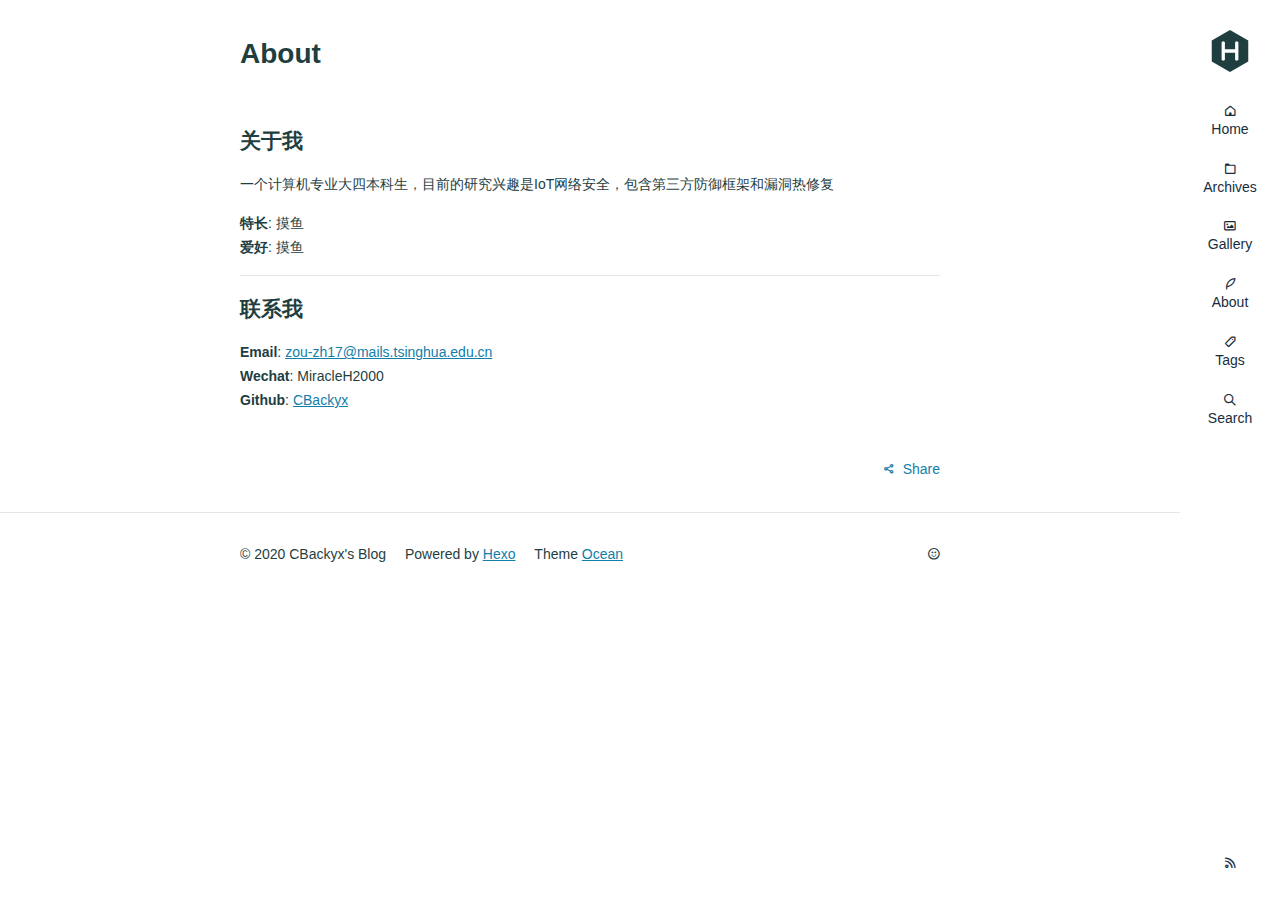
<file: about/index.html>
<!DOCTYPE html>
<html lang="en">
<head>
  <meta charset="utf-8">
  
  
    <meta name="keywords" content="Tech Photo">
  
  
    <meta name="description" content="CBackyx has recently opened this blog">
  
  <meta name="viewport" content="width=device-width, initial-scale=1, maximum-scale=1">
  <title>
    About |
    
    CBackyx&#39;s Blog</title>
  
    <link rel="shortcut icon" href="/favicon.ico">
  
  
<link rel="stylesheet" href="/css/style.css">

  
    
<link rel="stylesheet" href="/fancybox/jquery.fancybox.min.css">

  
  
<script src="/js/pace.min.js"></script>

<meta name="generator" content="Hexo 5.2.0"></head>

<body>
<main class="content">
  <section class="outer">
  <article id="page-" class="article article-type-page" itemscope
  itemprop="blogPost" data-scroll-reveal>

  <div class="article-inner">
    
    <header class="article-header">
      
  
    <h1 class="article-title" itemprop="name">
      About
    </h1>
  
  




    </header>
    

    

    

    <div class="article-entry" itemprop="articleBody">
      


      

      
      <h2 id="关于我"><a href="#关于我" class="headerlink" title="关于我"></a>关于我</h2><p>一个计算机专业大四本科生，目前的研究兴趣是IoT网络安全，包含第三方防御框架和漏洞热修复</p>
<p><strong>特长</strong>: 摸鱼<br><strong>爱好</strong>: 摸鱼</p>
<hr>
<h2 id="联系我"><a href="#联系我" class="headerlink" title="联系我"></a>联系我</h2><p><strong>Email</strong>: <a href="mailto:&#x7a;&#x6f;&#x75;&#45;&#x7a;&#104;&#x31;&#55;&#x40;&#109;&#97;&#x69;&#x6c;&#x73;&#46;&#116;&#115;&#x69;&#x6e;&#x67;&#104;&#117;&#97;&#46;&#x65;&#x64;&#117;&#46;&#x63;&#x6e;">&#x7a;&#x6f;&#x75;&#45;&#x7a;&#104;&#x31;&#55;&#x40;&#109;&#97;&#x69;&#x6c;&#x73;&#46;&#116;&#115;&#x69;&#x6e;&#x67;&#104;&#117;&#97;&#46;&#x65;&#x64;&#117;&#46;&#x63;&#x6e;</a><br><strong>Wechat</strong>: MiracleH2000<br><strong>Github</strong>: <a target="_blank" rel="noopener" href="https://github.com/CBackyx">CBackyx</a></p>

      
    </div>
    <footer class="article-footer">
      <a data-url="http://example.com/about/index.html" data-id="cki5znis40002iwtsa2vp22a3" class="article-share-link">
        Share
      </a>
      
    </footer>

  </div>

  
  

  

  

</article>
</section>
  <footer class="footer">
  <div class="outer">
    <div class="float-right">
      <ul class="list-inline">
  
    <li><i class="fe fe-smile-alt"></i> <span id="busuanzi_value_site_uv"></span></li>
  
</ul>
    </div>
    <ul class="list-inline">
      <li>&copy; 2020 CBackyx&#39;s Blog</li>
      <li>Powered by <a href="http://hexo.io/" target="_blank">Hexo</a></li>
      <li>Theme  <a target="_blank" rel="noopener" href="https://github.com/zhwangart/hexo-theme-ocean">Ocean</a></li>
    </ul>
  </div>
</footer>

</main>
<aside class="sidebar">
  <button class="navbar-toggle"></button>
<nav class="navbar">
  
    <div class="logo">
      <a href="/"><img src="/images/hexo.svg" alt="CBackyx&#39;s Blog"></a>
    </div>
  
  <ul class="nav nav-main">
    
      <li class="nav-item">
        <a class="nav-item-link" href="/">Home</a>
      </li>
    
      <li class="nav-item">
        <a class="nav-item-link" href="/archives">Archives</a>
      </li>
    
      <li class="nav-item">
        <a class="nav-item-link" href="/gallery">Gallery</a>
      </li>
    
      <li class="nav-item">
        <a class="nav-item-link" href="/about">About</a>
      </li>
    
      <li class="nav-item">
        <a class="nav-item-link" href="/tags">Tags</a>
      </li>
    
    <li class="nav-item">
      <a class="nav-item-link nav-item-search" title="Search">
        <i class="fe fe-search"></i>
        Search
      </a>
    </li>
  </ul>
</nav>
<nav class="navbar navbar-bottom">
  <ul class="nav">
    <li class="nav-item">
      <div class="totop" id="totop">
  <i class="fe fe-rocket"></i>
</div>
    </li>
    <li class="nav-item">
      
        <a class="nav-item-link" target="_blank" href="/atom.xml" title="RSS Feed">
          <i class="fe fe-feed"></i>
        </a>
      
    </li>
  </ul>
</nav>
<div class="search-form-wrap">
  <div class="local-search local-search-plugin">
  <input type="search" id="local-search-input" class="local-search-input" placeholder="Search...">
  <div id="local-search-result" class="local-search-result"></div>
</div>
</div>
</aside>

<script src="/js/jquery-2.0.3.min.js"></script>


<script src="/js/jquery.justifiedGallery.min.js"></script>


<script src="/js/lazyload.min.js"></script>


<script src="/js/busuanzi-2.3.pure.min.js"></script>


  
<script src="/fancybox/jquery.fancybox.min.js"></script>






<script src="/js/ocean.js"></script>


</body>
</html>
</file>
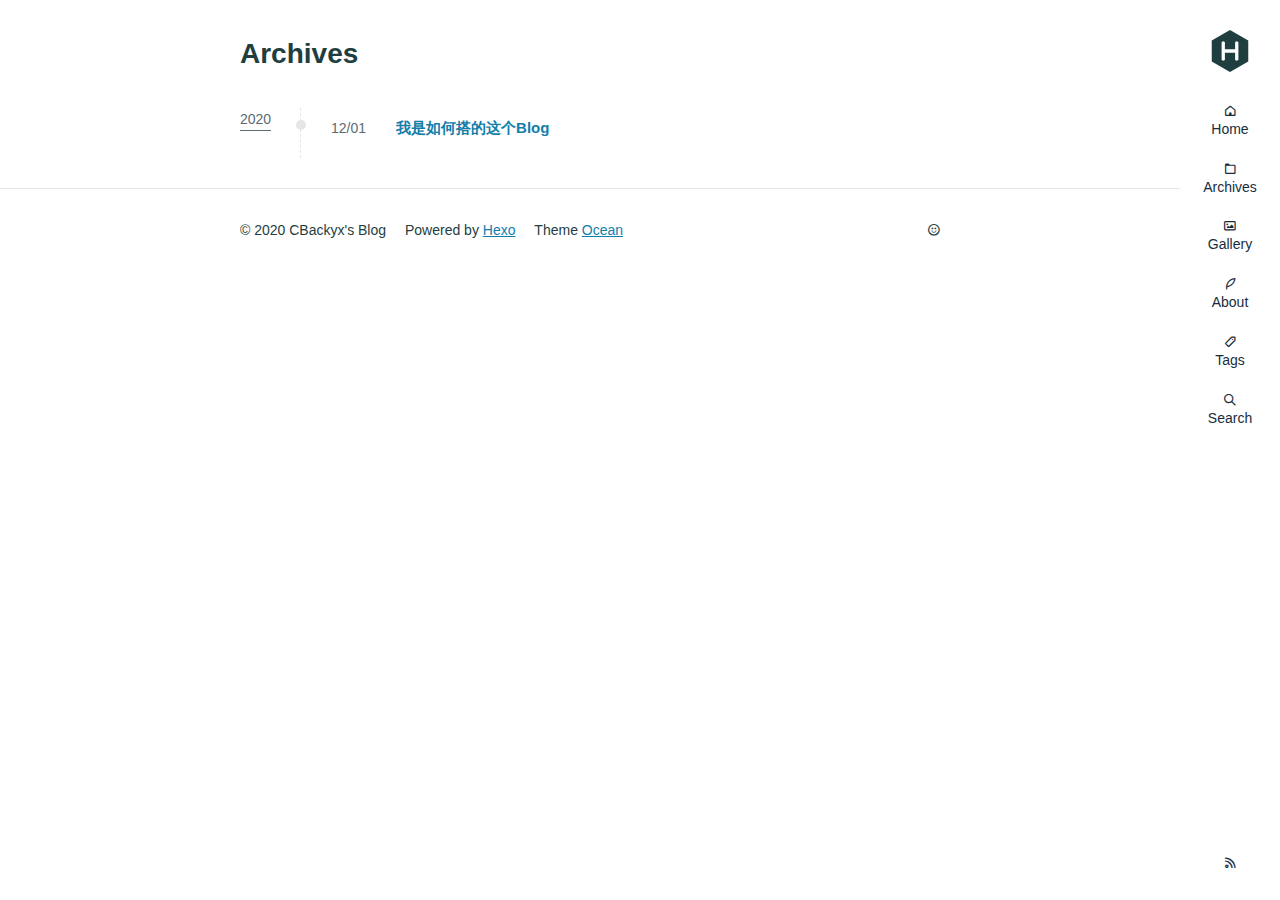
<file: archives/index.html>
<!DOCTYPE html>
<html lang="en">
<head>
  <meta charset="utf-8">
  
  
    <meta name="keywords" content="Tech Photo">
  
  
    <meta name="description" content="CBackyx has recently opened this blog">
  
  <meta name="viewport" content="width=device-width, initial-scale=1, maximum-scale=1">
  <title>
    Archives |
    
    CBackyx&#39;s Blog</title>
  
    <link rel="shortcut icon" href="/favicon.ico">
  
  
<link rel="stylesheet" href="/css/style.css">

  
    
<link rel="stylesheet" href="/fancybox/jquery.fancybox.min.css">

  
  
<script src="/js/pace.min.js"></script>

<meta name="generator" content="Hexo 5.2.0"></head>

<body>
<main class="content">
  <section class="outer">
    <article class="articles">
      
      <h1 class="page-type-title">Archives</h1>
      
      
      
        
        
          
          
      <div class="archives-wrap">
        <div class="archive-year-wrap">
          <a href="/archives/2020" class="archive-year">2020</a>
        </div>
        <div class="archives">
          
          <article class="archive-article archive-type-post">
  <div class="archive-article-inner">
    <header class="archive-article-header">
      <a href="/2020/12/01/hello-world/" class="archive-article-date">
  <time datetime="2020-11-30T16:00:00.000Z" itemprop="datePublished">12/01</time>
</a>
      
  
    <h2 itemprop="name">
      <a class="archive-article-title" href="/2020/12/01/hello-world/">我是如何搭的这个Blog</a>
    </h2>
  
  




    </header>
    
    
  </div>
</article>
          
          
        </div>
      </div>
      
    
  
    
  </section>
  <footer class="footer">
  <div class="outer">
    <div class="float-right">
      <ul class="list-inline">
  
    <li><i class="fe fe-smile-alt"></i> <span id="busuanzi_value_site_uv"></span></li>
  
</ul>
    </div>
    <ul class="list-inline">
      <li>&copy; 2020 CBackyx&#39;s Blog</li>
      <li>Powered by <a href="http://hexo.io/" target="_blank">Hexo</a></li>
      <li>Theme  <a target="_blank" rel="noopener" href="https://github.com/zhwangart/hexo-theme-ocean">Ocean</a></li>
    </ul>
  </div>
</footer>

</main>
<aside class="sidebar">
  <button class="navbar-toggle"></button>
<nav class="navbar">
  
    <div class="logo">
      <a href="/"><img src="/images/hexo.svg" alt="CBackyx&#39;s Blog"></a>
    </div>
  
  <ul class="nav nav-main">
    
      <li class="nav-item">
        <a class="nav-item-link" href="/">Home</a>
      </li>
    
      <li class="nav-item">
        <a class="nav-item-link" href="/archives">Archives</a>
      </li>
    
      <li class="nav-item">
        <a class="nav-item-link" href="/gallery">Gallery</a>
      </li>
    
      <li class="nav-item">
        <a class="nav-item-link" href="/about">About</a>
      </li>
    
      <li class="nav-item">
        <a class="nav-item-link" href="/tags">Tags</a>
      </li>
    
    <li class="nav-item">
      <a class="nav-item-link nav-item-search" title="Search">
        <i class="fe fe-search"></i>
        Search
      </a>
    </li>
  </ul>
</nav>
<nav class="navbar navbar-bottom">
  <ul class="nav">
    <li class="nav-item">
      <div class="totop" id="totop">
  <i class="fe fe-rocket"></i>
</div>
    </li>
    <li class="nav-item">
      
        <a class="nav-item-link" target="_blank" href="/atom.xml" title="RSS Feed">
          <i class="fe fe-feed"></i>
        </a>
      
    </li>
  </ul>
</nav>
<div class="search-form-wrap">
  <div class="local-search local-search-plugin">
  <input type="search" id="local-search-input" class="local-search-input" placeholder="Search...">
  <div id="local-search-result" class="local-search-result"></div>
</div>
</div>
</aside>

<script src="/js/jquery-2.0.3.min.js"></script>


<script src="/js/jquery.justifiedGallery.min.js"></script>


<script src="/js/lazyload.min.js"></script>


<script src="/js/busuanzi-2.3.pure.min.js"></script>


  
<script src="/fancybox/jquery.fancybox.min.js"></script>






<script src="/js/ocean.js"></script>


</body>
</html>
</file>
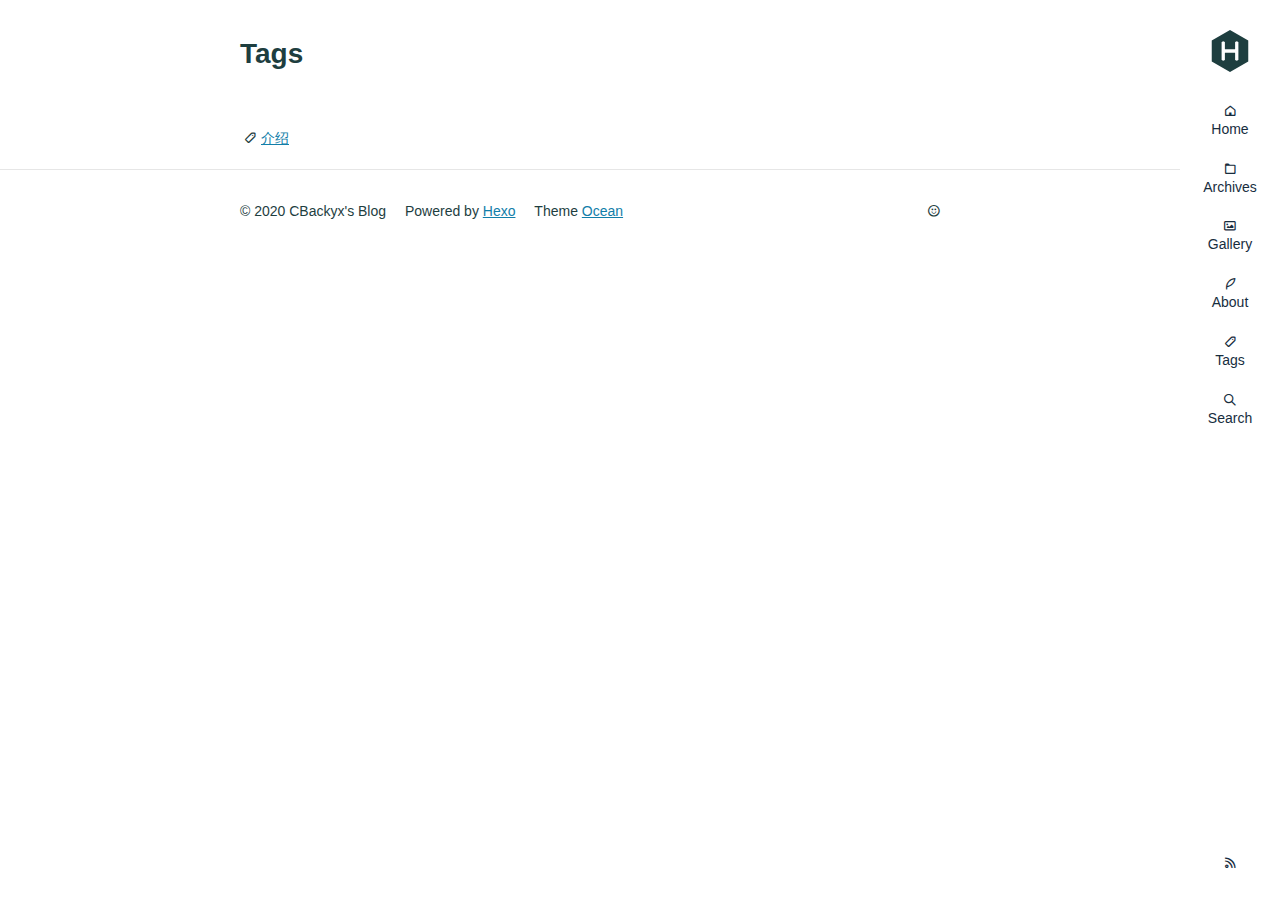
<file: tags/index.html>
<!DOCTYPE html>
<html lang="en">
<head>
  <meta charset="utf-8">
  
  
    <meta name="keywords" content="Tech Photo">
  
  
    <meta name="description" content="CBackyx has recently opened this blog">
  
  <meta name="viewport" content="width=device-width, initial-scale=1, maximum-scale=1">
  <title>
    Tags |
    
    CBackyx&#39;s Blog</title>
  
    <link rel="shortcut icon" href="/favicon.ico">
  
  
<link rel="stylesheet" href="/css/style.css">

  
    
<link rel="stylesheet" href="/fancybox/jquery.fancybox.min.css">

  
  
<script src="/js/pace.min.js"></script>

<meta name="generator" content="Hexo 5.2.0"></head>

<body>
<main class="content">
  <section class="outer">
  
    <h1 class="page-type-title">Tags</h1>
    <ul class="tag-list" itemprop="keywords"><li class="tag-list-item"><a class="tag-list-link" href="/tags/%E4%BB%8B%E7%BB%8D/" rel="tag">介绍</a></li></ul>
  
</section>


  <footer class="footer">
  <div class="outer">
    <div class="float-right">
      <ul class="list-inline">
  
    <li><i class="fe fe-smile-alt"></i> <span id="busuanzi_value_site_uv"></span></li>
  
</ul>
    </div>
    <ul class="list-inline">
      <li>&copy; 2020 CBackyx&#39;s Blog</li>
      <li>Powered by <a href="http://hexo.io/" target="_blank">Hexo</a></li>
      <li>Theme  <a target="_blank" rel="noopener" href="https://github.com/zhwangart/hexo-theme-ocean">Ocean</a></li>
    </ul>
  </div>
</footer>

</main>
<aside class="sidebar">
  <button class="navbar-toggle"></button>
<nav class="navbar">
  
    <div class="logo">
      <a href="/"><img src="/images/hexo.svg" alt="CBackyx&#39;s Blog"></a>
    </div>
  
  <ul class="nav nav-main">
    
      <li class="nav-item">
        <a class="nav-item-link" href="/">Home</a>
      </li>
    
      <li class="nav-item">
        <a class="nav-item-link" href="/archives">Archives</a>
      </li>
    
      <li class="nav-item">
        <a class="nav-item-link" href="/gallery">Gallery</a>
      </li>
    
      <li class="nav-item">
        <a class="nav-item-link" href="/about">About</a>
      </li>
    
      <li class="nav-item">
        <a class="nav-item-link" href="/tags">Tags</a>
      </li>
    
    <li class="nav-item">
      <a class="nav-item-link nav-item-search" title="Search">
        <i class="fe fe-search"></i>
        Search
      </a>
    </li>
  </ul>
</nav>
<nav class="navbar navbar-bottom">
  <ul class="nav">
    <li class="nav-item">
      <div class="totop" id="totop">
  <i class="fe fe-rocket"></i>
</div>
    </li>
    <li class="nav-item">
      
        <a class="nav-item-link" target="_blank" href="/atom.xml" title="RSS Feed">
          <i class="fe fe-feed"></i>
        </a>
      
    </li>
  </ul>
</nav>
<div class="search-form-wrap">
  <div class="local-search local-search-plugin">
  <input type="search" id="local-search-input" class="local-search-input" placeholder="Search...">
  <div id="local-search-result" class="local-search-result"></div>
</div>
</div>
</aside>

<script src="/js/jquery-2.0.3.min.js"></script>


<script src="/js/jquery.justifiedGallery.min.js"></script>


<script src="/js/lazyload.min.js"></script>


<script src="/js/busuanzi-2.3.pure.min.js"></script>


  
<script src="/fancybox/jquery.fancybox.min.js"></script>






<script src="/js/ocean.js"></script>


</body>
</html>
</file>
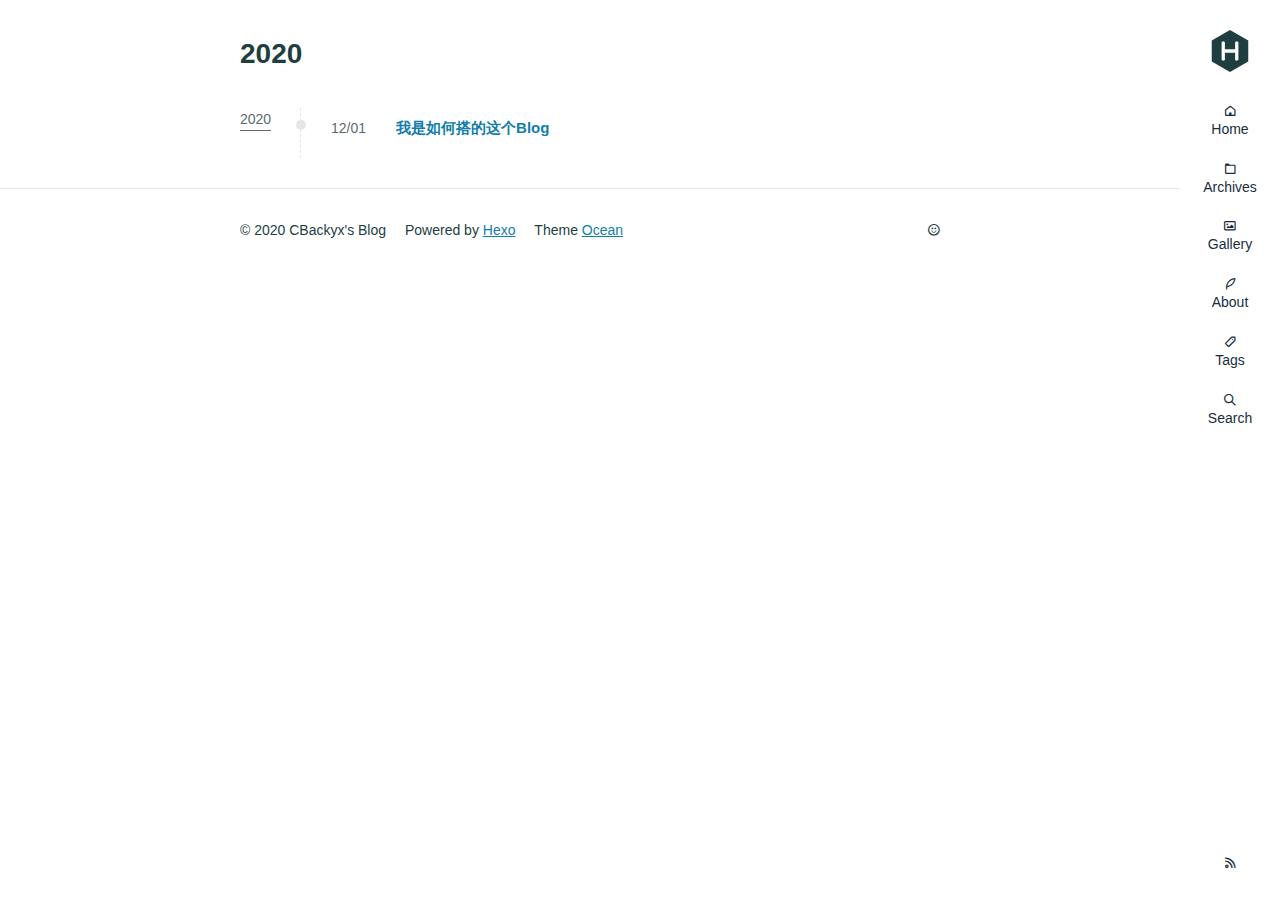
<file: archives/2020/index.html>
<!DOCTYPE html>
<html lang="en">
<head>
  <meta charset="utf-8">
  
  
    <meta name="keywords" content="Tech Photo">
  
  
    <meta name="description" content="CBackyx has recently opened this blog">
  
  <meta name="viewport" content="width=device-width, initial-scale=1, maximum-scale=1">
  <title>
    Archives: 2020 |
    
    CBackyx&#39;s Blog</title>
  
    <link rel="shortcut icon" href="/favicon.ico">
  
  
<link rel="stylesheet" href="/css/style.css">

  
    
<link rel="stylesheet" href="/fancybox/jquery.fancybox.min.css">

  
  
<script src="/js/pace.min.js"></script>

<meta name="generator" content="Hexo 5.2.0"></head>

<body>
<main class="content">
  <section class="outer">
    <article class="articles">
      
      <h1 class="page-type-title">2020</h1>
      
      
      
        
        
          
          
      <div class="archives-wrap">
        <div class="archive-year-wrap">
          <a href="/archives/2020" class="archive-year">2020</a>
        </div>
        <div class="archives">
          
          <article class="archive-article archive-type-post">
  <div class="archive-article-inner">
    <header class="archive-article-header">
      <a href="/2020/12/01/hello-world/" class="archive-article-date">
  <time datetime="2020-11-30T16:00:00.000Z" itemprop="datePublished">12/01</time>
</a>
      
  
    <h2 itemprop="name">
      <a class="archive-article-title" href="/2020/12/01/hello-world/">我是如何搭的这个Blog</a>
    </h2>
  
  




    </header>
    
    
  </div>
</article>
          
          
        </div>
      </div>
      
    
  
    
  </section>
  <footer class="footer">
  <div class="outer">
    <div class="float-right">
      <ul class="list-inline">
  
    <li><i class="fe fe-smile-alt"></i> <span id="busuanzi_value_site_uv"></span></li>
  
</ul>
    </div>
    <ul class="list-inline">
      <li>&copy; 2020 CBackyx&#39;s Blog</li>
      <li>Powered by <a href="http://hexo.io/" target="_blank">Hexo</a></li>
      <li>Theme  <a target="_blank" rel="noopener" href="https://github.com/zhwangart/hexo-theme-ocean">Ocean</a></li>
    </ul>
  </div>
</footer>

</main>
<aside class="sidebar">
  <button class="navbar-toggle"></button>
<nav class="navbar">
  
    <div class="logo">
      <a href="/"><img src="/images/hexo.svg" alt="CBackyx&#39;s Blog"></a>
    </div>
  
  <ul class="nav nav-main">
    
      <li class="nav-item">
        <a class="nav-item-link" href="/">Home</a>
      </li>
    
      <li class="nav-item">
        <a class="nav-item-link" href="/archives">Archives</a>
      </li>
    
      <li class="nav-item">
        <a class="nav-item-link" href="/gallery">Gallery</a>
      </li>
    
      <li class="nav-item">
        <a class="nav-item-link" href="/about">About</a>
      </li>
    
      <li class="nav-item">
        <a class="nav-item-link" href="/tags">Tags</a>
      </li>
    
    <li class="nav-item">
      <a class="nav-item-link nav-item-search" title="Search">
        <i class="fe fe-search"></i>
        Search
      </a>
    </li>
  </ul>
</nav>
<nav class="navbar navbar-bottom">
  <ul class="nav">
    <li class="nav-item">
      <div class="totop" id="totop">
  <i class="fe fe-rocket"></i>
</div>
    </li>
    <li class="nav-item">
      
        <a class="nav-item-link" target="_blank" href="/atom.xml" title="RSS Feed">
          <i class="fe fe-feed"></i>
        </a>
      
    </li>
  </ul>
</nav>
<div class="search-form-wrap">
  <div class="local-search local-search-plugin">
  <input type="search" id="local-search-input" class="local-search-input" placeholder="Search...">
  <div id="local-search-result" class="local-search-result"></div>
</div>
</div>
</aside>

<script src="/js/jquery-2.0.3.min.js"></script>


<script src="/js/jquery.justifiedGallery.min.js"></script>


<script src="/js/lazyload.min.js"></script>


<script src="/js/busuanzi-2.3.pure.min.js"></script>


  
<script src="/fancybox/jquery.fancybox.min.js"></script>






<script src="/js/ocean.js"></script>


</body>
</html>
</file>
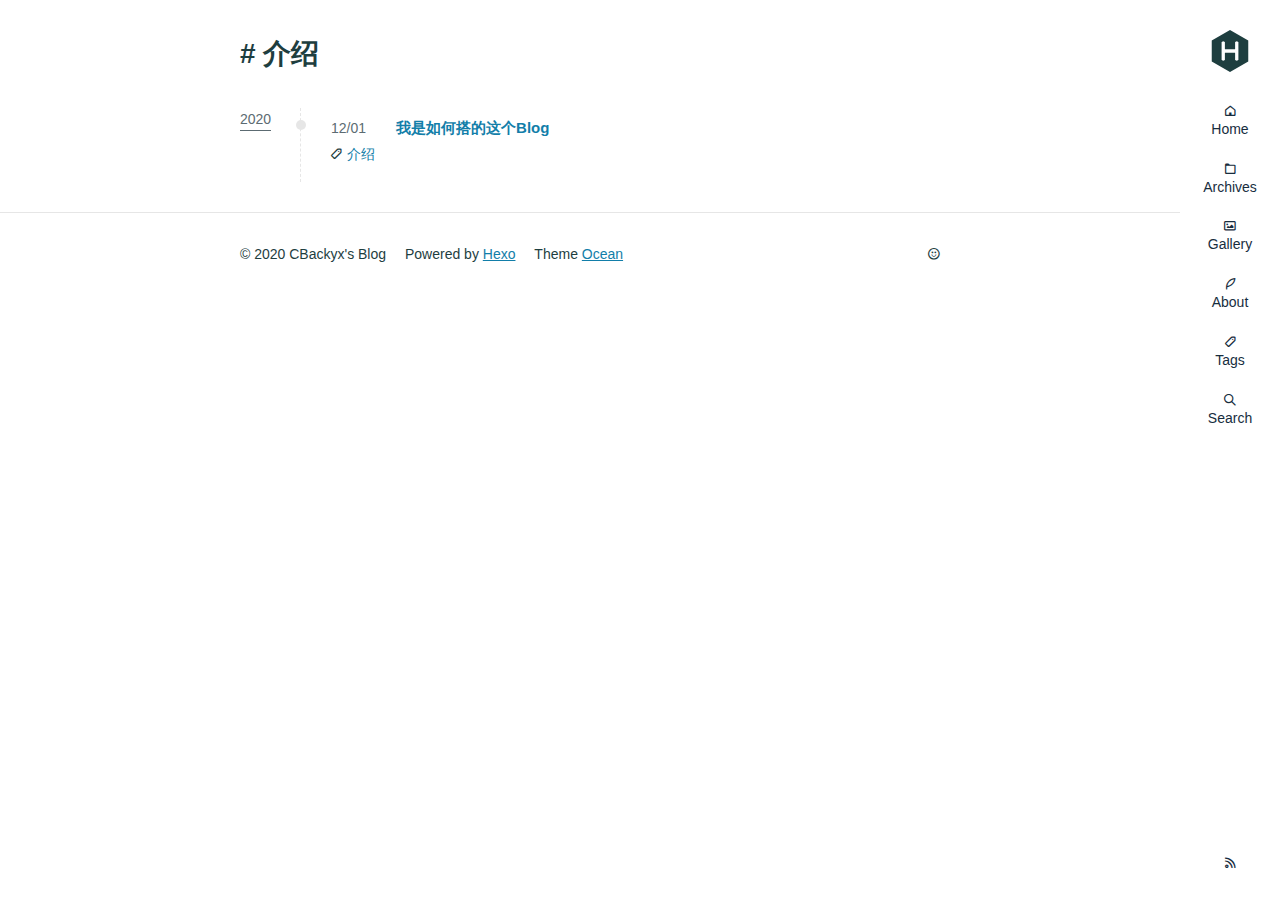
<file: tags/介绍/index.html>
<!DOCTYPE html>
<html lang="en">
<head>
  <meta charset="utf-8">
  
  
    <meta name="keywords" content="Tech Photo">
  
  
    <meta name="description" content="CBackyx has recently opened this blog">
  
  <meta name="viewport" content="width=device-width, initial-scale=1, maximum-scale=1">
  <title>
    Tag: 介绍 |
    
    CBackyx&#39;s Blog</title>
  
    <link rel="shortcut icon" href="/favicon.ico">
  
  
<link rel="stylesheet" href="/css/style.css">

  
    
<link rel="stylesheet" href="/fancybox/jquery.fancybox.min.css">

  
  
<script src="/js/pace.min.js"></script>

<meta name="generator" content="Hexo 5.2.0"></head>

<body>
<main class="content">
  <section class="outer">
    <article class="articles">
      
      <h1 class="page-type-title">#&nbsp介绍</h1>
      
      
      
        
        
          
          
      <div class="archives-wrap">
        <div class="archive-year-wrap">
          <a href="/archives/2020" class="archive-year">2020</a>
        </div>
        <div class="archives">
          
          <article class="archive-article archive-type-post">
  <div class="archive-article-inner">
    <header class="archive-article-header">
      <a href="/2020/12/01/hello-world/" class="archive-article-date">
  <time datetime="2020-11-30T16:00:00.000Z" itemprop="datePublished">12/01</time>
</a>
      
  
    <h2 itemprop="name">
      <a class="archive-article-title" href="/2020/12/01/hello-world/">我是如何搭的这个Blog</a>
    </h2>
  
  




    </header>
    
    
      
  <ul class="article-tag-list" itemprop="keywords"><li class="article-tag-list-item"><a class="article-tag-list-link" href="/tags/%E4%BB%8B%E7%BB%8D/" rel="tag">介绍</a></li></ul>

    
  </div>
</article>
          
          
        </div>
      </div>
      
    
  
    
  </section>
  <footer class="footer">
  <div class="outer">
    <div class="float-right">
      <ul class="list-inline">
  
    <li><i class="fe fe-smile-alt"></i> <span id="busuanzi_value_site_uv"></span></li>
  
</ul>
    </div>
    <ul class="list-inline">
      <li>&copy; 2020 CBackyx&#39;s Blog</li>
      <li>Powered by <a href="http://hexo.io/" target="_blank">Hexo</a></li>
      <li>Theme  <a target="_blank" rel="noopener" href="https://github.com/zhwangart/hexo-theme-ocean">Ocean</a></li>
    </ul>
  </div>
</footer>

</main>
<aside class="sidebar">
  <button class="navbar-toggle"></button>
<nav class="navbar">
  
    <div class="logo">
      <a href="/"><img src="/images/hexo.svg" alt="CBackyx&#39;s Blog"></a>
    </div>
  
  <ul class="nav nav-main">
    
      <li class="nav-item">
        <a class="nav-item-link" href="/">Home</a>
      </li>
    
      <li class="nav-item">
        <a class="nav-item-link" href="/archives">Archives</a>
      </li>
    
      <li class="nav-item">
        <a class="nav-item-link" href="/gallery">Gallery</a>
      </li>
    
      <li class="nav-item">
        <a class="nav-item-link" href="/about">About</a>
      </li>
    
      <li class="nav-item">
        <a class="nav-item-link" href="/tags">Tags</a>
      </li>
    
    <li class="nav-item">
      <a class="nav-item-link nav-item-search" title="Search">
        <i class="fe fe-search"></i>
        Search
      </a>
    </li>
  </ul>
</nav>
<nav class="navbar navbar-bottom">
  <ul class="nav">
    <li class="nav-item">
      <div class="totop" id="totop">
  <i class="fe fe-rocket"></i>
</div>
    </li>
    <li class="nav-item">
      
        <a class="nav-item-link" target="_blank" href="/atom.xml" title="RSS Feed">
          <i class="fe fe-feed"></i>
        </a>
      
    </li>
  </ul>
</nav>
<div class="search-form-wrap">
  <div class="local-search local-search-plugin">
  <input type="search" id="local-search-input" class="local-search-input" placeholder="Search...">
  <div id="local-search-result" class="local-search-result"></div>
</div>
</div>
</aside>

<script src="/js/jquery-2.0.3.min.js"></script>


<script src="/js/jquery.justifiedGallery.min.js"></script>


<script src="/js/lazyload.min.js"></script>


<script src="/js/busuanzi-2.3.pure.min.js"></script>


  
<script src="/fancybox/jquery.fancybox.min.js"></script>






<script src="/js/ocean.js"></script>


</body>
</html>
</file>
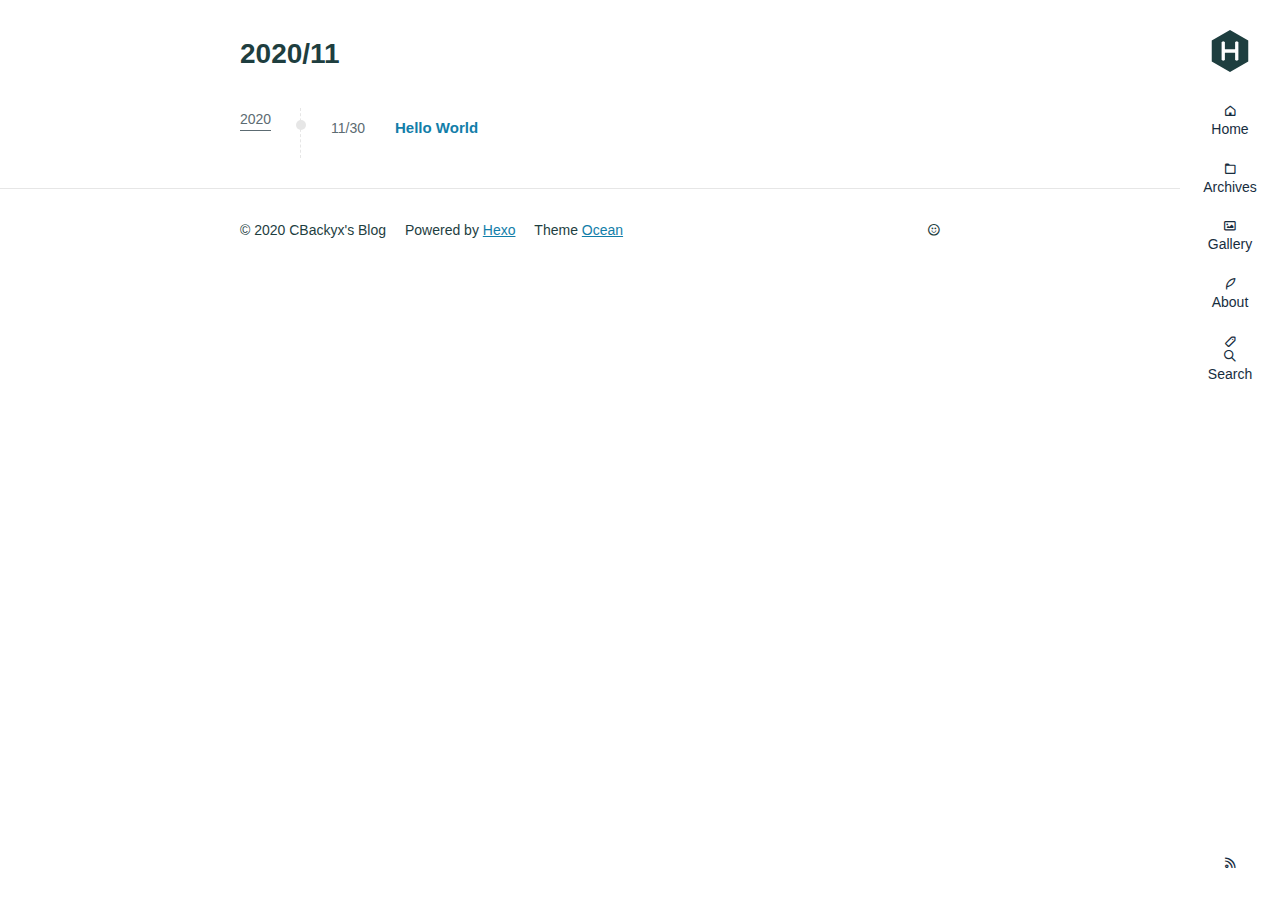
<file: archives/2020/11/index.html>
<!DOCTYPE html>
<html lang="en">
<head>
  <meta charset="utf-8">
  
  
    <meta name="keywords" content="Tech Photo">
  
  
    <meta name="description" content="CBackyx has recently opened this blog">
  
  <meta name="viewport" content="width=device-width, initial-scale=1, maximum-scale=1">
  <title>
    Archives: 2020/11 |
    
    CBackyx&#39;s Blog</title>
  
    <link rel="shortcut icon" href="/favicon.ico">
  
  
<link rel="stylesheet" href="/css/style.css">

  
    
<link rel="stylesheet" href="/fancybox/jquery.fancybox.min.css">

  
  
<script src="/js/pace.min.js"></script>

<meta name="generator" content="Hexo 5.2.0"></head>

<body>
<main class="content">
  <section class="outer">
    <article class="articles">
      
      <h1 class="page-type-title">2020/11</h1>
      
      
      
        
        
          
          
      <div class="archives-wrap">
        <div class="archive-year-wrap">
          <a href="/archives/2020" class="archive-year">2020</a>
        </div>
        <div class="archives">
          
          <article class="archive-article archive-type-post">
  <div class="archive-article-inner">
    <header class="archive-article-header">
      <a href="/2020/11/30/hello-world/" class="archive-article-date">
  <time datetime="2020-11-30T13:07:47.506Z" itemprop="datePublished">11/30</time>
</a>
      
  
    <h2 itemprop="name">
      <a class="archive-article-title" href="/2020/11/30/hello-world/">Hello World</a>
    </h2>
  
  




    </header>
    
    
  </div>
</article>
          
          
        </div>
      </div>
      
    
  
    
  </section>
  <footer class="footer">
  <div class="outer">
    <div class="float-right">
      <ul class="list-inline">
  
    <li><i class="fe fe-smile-alt"></i> <span id="busuanzi_value_site_uv"></span></li>
  
</ul>
    </div>
    <ul class="list-inline">
      <li>&copy; 2020 CBackyx&#39;s Blog</li>
      <li>Powered by <a href="http://hexo.io/" target="_blank">Hexo</a></li>
      <li>Theme  <a target="_blank" rel="noopener" href="https://github.com/zhwangart/hexo-theme-ocean">Ocean</a></li>
    </ul>
  </div>
</footer>

</main>
<aside class="sidebar">
  <button class="navbar-toggle"></button>
<nav class="navbar">
  
    <div class="logo">
      <a href="/"><img src="/images/hexo.svg" alt="CBackyx&#39;s Blog"></a>
    </div>
  
  <ul class="nav nav-main">
    
      <li class="nav-item">
        <a class="nav-item-link" href="/">Home</a>
      </li>
    
      <li class="nav-item">
        <a class="nav-item-link" href="/archives">Archives</a>
      </li>
    
      <li class="nav-item">
        <a class="nav-item-link" href="/gallery">Gallery</a>
      </li>
    
      <li class="nav-item">
        <a class="nav-item-link" href="/about">About</a>
      </li>
    
    <li class="nav-item">
      <a class="nav-item-link nav-item-search" title="Search">
        <i class="fe fe-search"></i>
        Search
      </a>
    </li>
  </ul>
</nav>
<nav class="navbar navbar-bottom">
  <ul class="nav">
    <li class="nav-item">
      <div class="totop" id="totop">
  <i class="fe fe-rocket"></i>
</div>
    </li>
    <li class="nav-item">
      
        <a class="nav-item-link" target="_blank" href="/atom.xml" title="RSS Feed">
          <i class="fe fe-feed"></i>
        </a>
      
    </li>
  </ul>
</nav>
<div class="search-form-wrap">
  <div class="local-search local-search-plugin">
  <input type="search" id="local-search-input" class="local-search-input" placeholder="Search...">
  <div id="local-search-result" class="local-search-result"></div>
</div>
</div>
</aside>

<script src="/js/jquery-2.0.3.min.js"></script>


<script src="/js/jquery.justifiedGallery.min.js"></script>


<script src="/js/lazyload.min.js"></script>


<script src="/js/busuanzi-2.3.pure.min.js"></script>


  
<script src="/fancybox/jquery.fancybox.min.js"></script>






<script src="/js/ocean.js"></script>


</body>
</html>
</file>
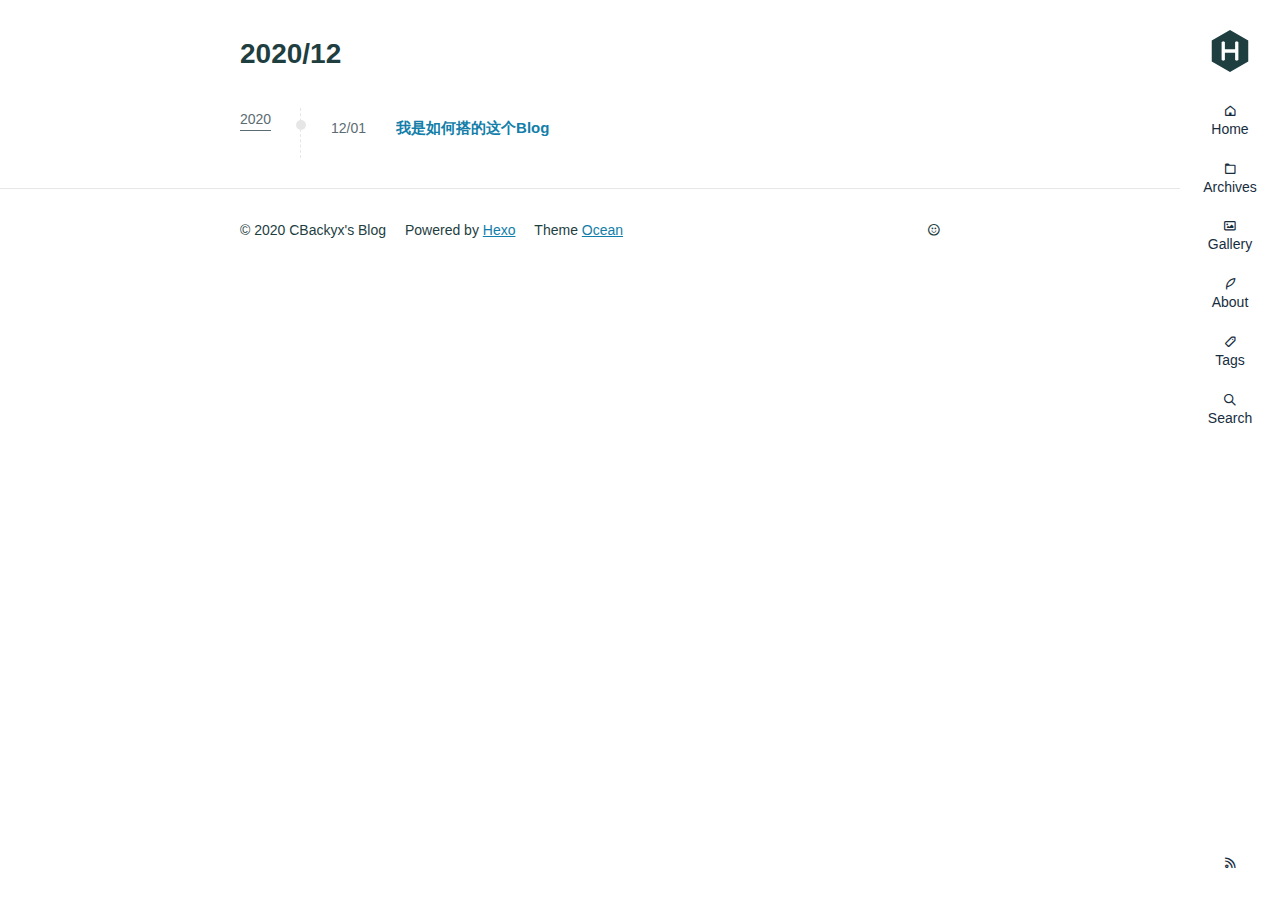
<file: archives/2020/12/index.html>
<!DOCTYPE html>
<html lang="en">
<head>
  <meta charset="utf-8">
  
  
    <meta name="keywords" content="Tech Photo">
  
  
    <meta name="description" content="CBackyx has recently opened this blog">
  
  <meta name="viewport" content="width=device-width, initial-scale=1, maximum-scale=1">
  <title>
    Archives: 2020/12 |
    
    CBackyx&#39;s Blog</title>
  
    <link rel="shortcut icon" href="/favicon.ico">
  
  
<link rel="stylesheet" href="/css/style.css">

  
    
<link rel="stylesheet" href="/fancybox/jquery.fancybox.min.css">

  
  
<script src="/js/pace.min.js"></script>

<meta name="generator" content="Hexo 5.2.0"></head>

<body>
<main class="content">
  <section class="outer">
    <article class="articles">
      
      <h1 class="page-type-title">2020/12</h1>
      
      
      
        
        
          
          
      <div class="archives-wrap">
        <div class="archive-year-wrap">
          <a href="/archives/2020" class="archive-year">2020</a>
        </div>
        <div class="archives">
          
          <article class="archive-article archive-type-post">
  <div class="archive-article-inner">
    <header class="archive-article-header">
      <a href="/2020/12/01/hello-world/" class="archive-article-date">
  <time datetime="2020-11-30T16:00:00.000Z" itemprop="datePublished">12/01</time>
</a>
      
  
    <h2 itemprop="name">
      <a class="archive-article-title" href="/2020/12/01/hello-world/">我是如何搭的这个Blog</a>
    </h2>
  
  




    </header>
    
    
  </div>
</article>
          
          
        </div>
      </div>
      
    
  
    
  </section>
  <footer class="footer">
  <div class="outer">
    <div class="float-right">
      <ul class="list-inline">
  
    <li><i class="fe fe-smile-alt"></i> <span id="busuanzi_value_site_uv"></span></li>
  
</ul>
    </div>
    <ul class="list-inline">
      <li>&copy; 2020 CBackyx&#39;s Blog</li>
      <li>Powered by <a href="http://hexo.io/" target="_blank">Hexo</a></li>
      <li>Theme  <a target="_blank" rel="noopener" href="https://github.com/zhwangart/hexo-theme-ocean">Ocean</a></li>
    </ul>
  </div>
</footer>

</main>
<aside class="sidebar">
  <button class="navbar-toggle"></button>
<nav class="navbar">
  
    <div class="logo">
      <a href="/"><img src="/images/hexo.svg" alt="CBackyx&#39;s Blog"></a>
    </div>
  
  <ul class="nav nav-main">
    
      <li class="nav-item">
        <a class="nav-item-link" href="/">Home</a>
      </li>
    
      <li class="nav-item">
        <a class="nav-item-link" href="/archives">Archives</a>
      </li>
    
      <li class="nav-item">
        <a class="nav-item-link" href="/gallery">Gallery</a>
      </li>
    
      <li class="nav-item">
        <a class="nav-item-link" href="/about">About</a>
      </li>
    
      <li class="nav-item">
        <a class="nav-item-link" href="/tags">Tags</a>
      </li>
    
    <li class="nav-item">
      <a class="nav-item-link nav-item-search" title="Search">
        <i class="fe fe-search"></i>
        Search
      </a>
    </li>
  </ul>
</nav>
<nav class="navbar navbar-bottom">
  <ul class="nav">
    <li class="nav-item">
      <div class="totop" id="totop">
  <i class="fe fe-rocket"></i>
</div>
    </li>
    <li class="nav-item">
      
        <a class="nav-item-link" target="_blank" href="/atom.xml" title="RSS Feed">
          <i class="fe fe-feed"></i>
        </a>
      
    </li>
  </ul>
</nav>
<div class="search-form-wrap">
  <div class="local-search local-search-plugin">
  <input type="search" id="local-search-input" class="local-search-input" placeholder="Search...">
  <div id="local-search-result" class="local-search-result"></div>
</div>
</div>
</aside>

<script src="/js/jquery-2.0.3.min.js"></script>


<script src="/js/jquery.justifiedGallery.min.js"></script>


<script src="/js/lazyload.min.js"></script>


<script src="/js/busuanzi-2.3.pure.min.js"></script>


  
<script src="/fancybox/jquery.fancybox.min.js"></script>






<script src="/js/ocean.js"></script>


</body>
</html>
</file>
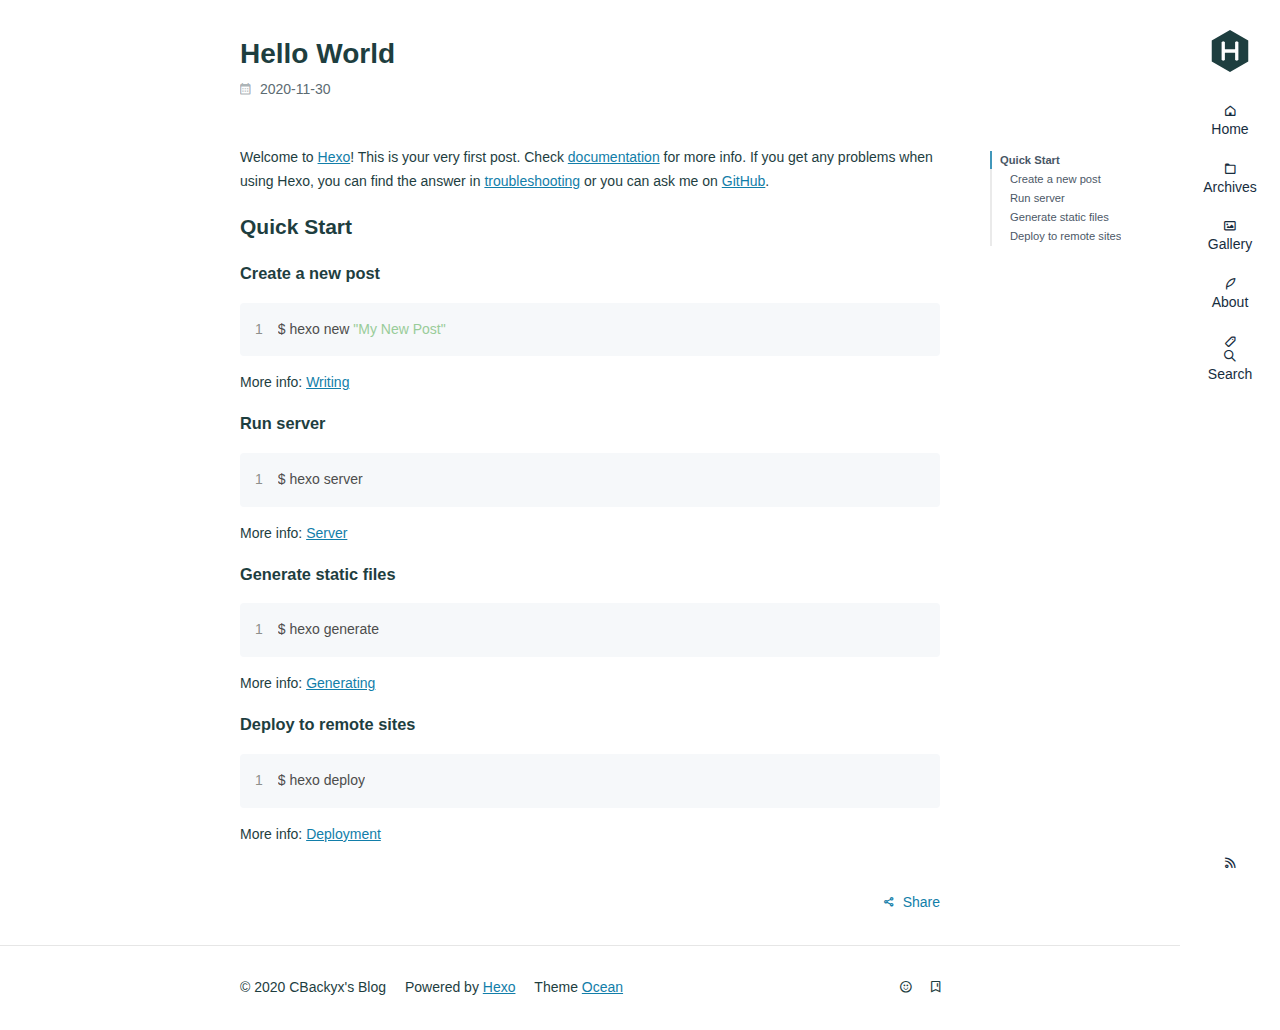
<file: 2020/11/30/hello-world/index.html>
<!DOCTYPE html>
<html lang="en">
<head>
  <meta charset="utf-8">
  
  
    <meta name="keywords" content="Tech Photo">
  
  
    <meta name="description" content="CBackyx has recently opened this blog">
  
  <meta name="viewport" content="width=device-width, initial-scale=1, maximum-scale=1">
  <title>
    Hello World |
    
    CBackyx&#39;s Blog</title>
  
    <link rel="shortcut icon" href="/favicon.ico">
  
  
<link rel="stylesheet" href="/css/style.css">

  
    
<link rel="stylesheet" href="/fancybox/jquery.fancybox.min.css">

  
  
<script src="/js/pace.min.js"></script>

<meta name="generator" content="Hexo 5.2.0"></head>

<body>
<main class="content">
  <section class="outer">
  <article id="post-hello-world" class="article article-type-post" itemscope
  itemprop="blogPost" data-scroll-reveal>

  <div class="article-inner">
    
    <header class="article-header">
      
  
    <h1 class="article-title" itemprop="name">
      Hello World
    </h1>
  
  




    </header>
    

    
    <div class="article-meta">
      <a href="/2020/11/30/hello-world/" class="article-date">
  <time datetime="2020-11-30T13:07:47.506Z" itemprop="datePublished">2020-11-30</time>
</a>
      
    </div>
    

    
    
<div class="tocbot"></div>

    

    <div class="article-entry" itemprop="articleBody">
      


      

      
      <p>Welcome to <a target="_blank" rel="noopener" href="https://hexo.io/">Hexo</a>! This is your very first post. Check <a target="_blank" rel="noopener" href="https://hexo.io/docs/">documentation</a> for more info. If you get any problems when using Hexo, you can find the answer in <a target="_blank" rel="noopener" href="https://hexo.io/docs/troubleshooting.html">troubleshooting</a> or you can ask me on <a target="_blank" rel="noopener" href="https://github.com/hexojs/hexo/issues">GitHub</a>.</p>
<h2 id="Quick-Start"><a href="#Quick-Start" class="headerlink" title="Quick Start"></a>Quick Start</h2><h3 id="Create-a-new-post"><a href="#Create-a-new-post" class="headerlink" title="Create a new post"></a>Create a new post</h3><figure class="highlight bash"><table><tr><td class="gutter"><pre><span class="line">1</span><br></pre></td><td class="code"><pre><span class="line">$ hexo new <span class="string">&quot;My New Post&quot;</span></span><br></pre></td></tr></table></figure>

<p>More info: <a target="_blank" rel="noopener" href="https://hexo.io/docs/writing.html">Writing</a></p>
<h3 id="Run-server"><a href="#Run-server" class="headerlink" title="Run server"></a>Run server</h3><figure class="highlight bash"><table><tr><td class="gutter"><pre><span class="line">1</span><br></pre></td><td class="code"><pre><span class="line">$ hexo server</span><br></pre></td></tr></table></figure>

<p>More info: <a target="_blank" rel="noopener" href="https://hexo.io/docs/server.html">Server</a></p>
<h3 id="Generate-static-files"><a href="#Generate-static-files" class="headerlink" title="Generate static files"></a>Generate static files</h3><figure class="highlight bash"><table><tr><td class="gutter"><pre><span class="line">1</span><br></pre></td><td class="code"><pre><span class="line">$ hexo generate</span><br></pre></td></tr></table></figure>

<p>More info: <a target="_blank" rel="noopener" href="https://hexo.io/docs/generating.html">Generating</a></p>
<h3 id="Deploy-to-remote-sites"><a href="#Deploy-to-remote-sites" class="headerlink" title="Deploy to remote sites"></a>Deploy to remote sites</h3><figure class="highlight bash"><table><tr><td class="gutter"><pre><span class="line">1</span><br></pre></td><td class="code"><pre><span class="line">$ hexo deploy</span><br></pre></td></tr></table></figure>

<p>More info: <a target="_blank" rel="noopener" href="https://hexo.io/docs/one-command-deployment.html">Deployment</a></p>

      
    </div>
    <footer class="article-footer">
      <a data-url="http://example.com/2020/11/30/hello-world/" data-id="cki5mpsjr00002otshcub02ss" class="article-share-link">
        Share
      </a>
      
    </footer>

  </div>

  
  

  

  
  
  
  

</article>
</section>
  <footer class="footer">
  <div class="outer">
    <div class="float-right">
      <ul class="list-inline">
  
    <li><i class="fe fe-smile-alt"></i> <span id="busuanzi_value_site_uv"></span></li>
  
    <li><i class="fe fe-bookmark"></i> <span id="busuanzi_value_page_pv"></span></li>
  
</ul>
    </div>
    <ul class="list-inline">
      <li>&copy; 2020 CBackyx&#39;s Blog</li>
      <li>Powered by <a href="http://hexo.io/" target="_blank">Hexo</a></li>
      <li>Theme  <a target="_blank" rel="noopener" href="https://github.com/zhwangart/hexo-theme-ocean">Ocean</a></li>
    </ul>
  </div>
</footer>

</main>
<aside class="sidebar">
  <button class="navbar-toggle"></button>
<nav class="navbar">
  
    <div class="logo">
      <a href="/"><img src="/images/hexo.svg" alt="CBackyx&#39;s Blog"></a>
    </div>
  
  <ul class="nav nav-main">
    
      <li class="nav-item">
        <a class="nav-item-link" href="/">Home</a>
      </li>
    
      <li class="nav-item">
        <a class="nav-item-link" href="/archives">Archives</a>
      </li>
    
      <li class="nav-item">
        <a class="nav-item-link" href="/gallery">Gallery</a>
      </li>
    
      <li class="nav-item">
        <a class="nav-item-link" href="/about">About</a>
      </li>
    
    <li class="nav-item">
      <a class="nav-item-link nav-item-search" title="Search">
        <i class="fe fe-search"></i>
        Search
      </a>
    </li>
  </ul>
</nav>
<nav class="navbar navbar-bottom">
  <ul class="nav">
    <li class="nav-item">
      <div class="totop" id="totop">
  <i class="fe fe-rocket"></i>
</div>
    </li>
    <li class="nav-item">
      
        <a class="nav-item-link" target="_blank" href="/atom.xml" title="RSS Feed">
          <i class="fe fe-feed"></i>
        </a>
      
    </li>
  </ul>
</nav>
<div class="search-form-wrap">
  <div class="local-search local-search-plugin">
  <input type="search" id="local-search-input" class="local-search-input" placeholder="Search...">
  <div id="local-search-result" class="local-search-result"></div>
</div>
</div>
</aside>

<script src="/js/jquery-2.0.3.min.js"></script>


<script src="/js/jquery.justifiedGallery.min.js"></script>


<script src="/js/lazyload.min.js"></script>


<script src="/js/busuanzi-2.3.pure.min.js"></script>


  
<script src="/fancybox/jquery.fancybox.min.js"></script>




  
<script src="/js/tocbot.min.js"></script>

  <script>
    // Tocbot_v4.7.0  http://tscanlin.github.io/tocbot/
    tocbot.init({
      tocSelector: '.tocbot',
      contentSelector: '.article-entry',
      headingSelector: 'h1, h2, h3, h4, h5, h6',
      hasInnerContainers: true,
      scrollSmooth: true,
      positionFixedSelector: '.tocbot',
      positionFixedClass: 'is-position-fixed',
      fixedSidebarOffset: 'auto',
    });
  </script>



<script src="/js/ocean.js"></script>


</body>
</html>
</file>
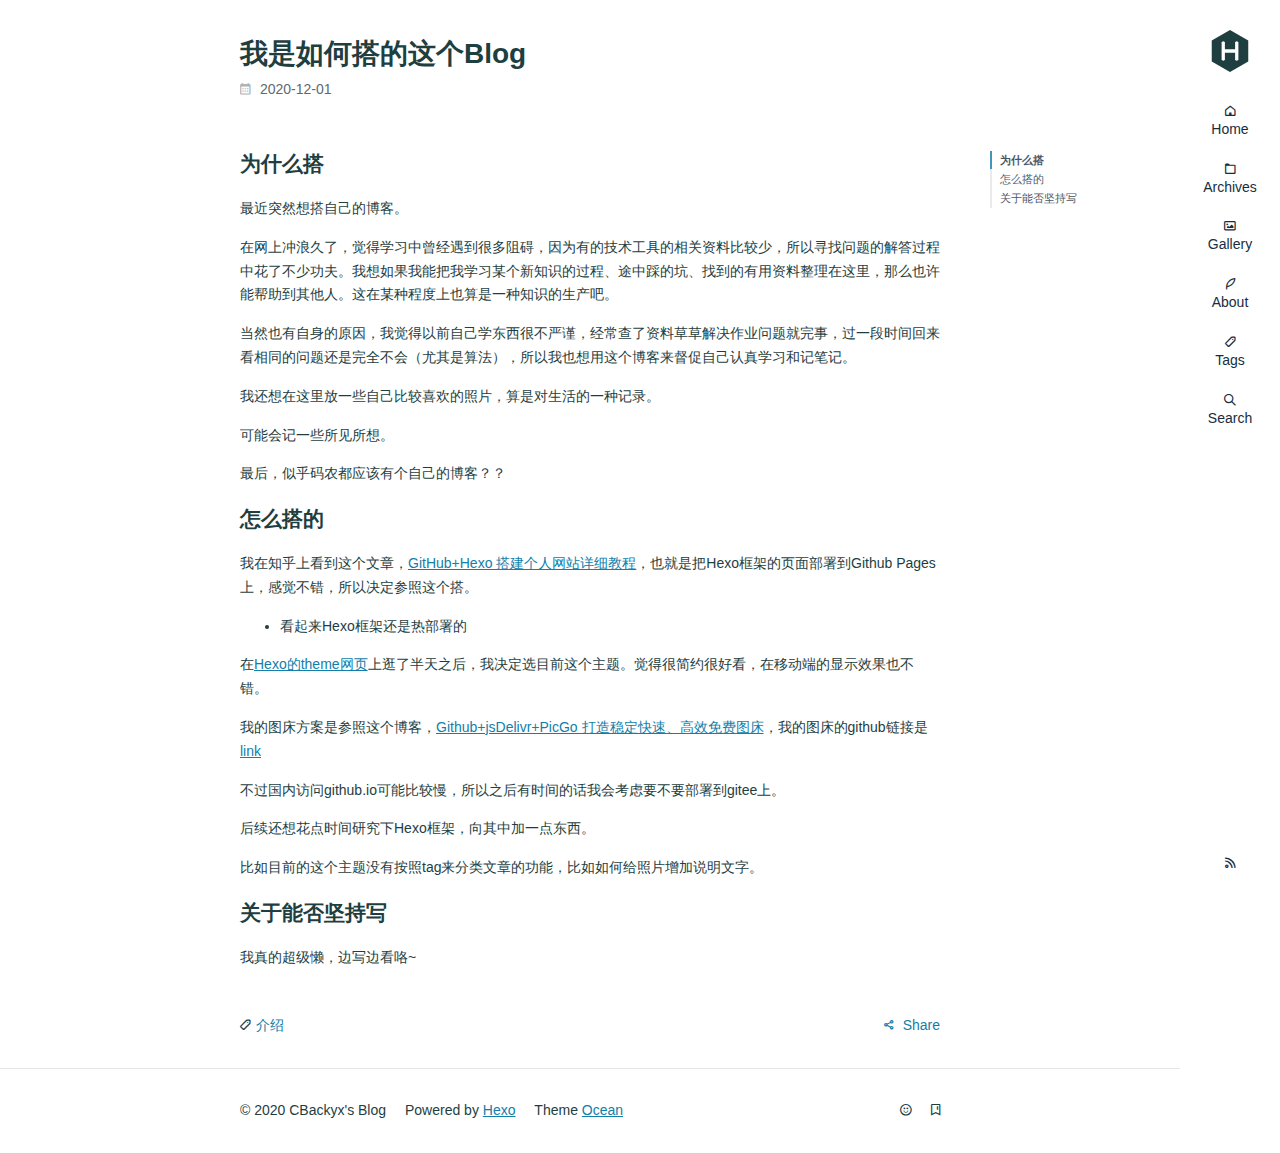
<file: 2020/12/01/hello-world/index.html>
<!DOCTYPE html>
<html lang="en">
<head>
  <meta charset="utf-8">
  
  
    <meta name="keywords" content="Tech Photo">
  
  
    <meta name="description" content="CBackyx has recently opened this blog">
  
  <meta name="viewport" content="width=device-width, initial-scale=1, maximum-scale=1">
  <title>
    我是如何搭的这个Blog |
    
    CBackyx&#39;s Blog</title>
  
    <link rel="shortcut icon" href="/favicon.ico">
  
  
<link rel="stylesheet" href="/css/style.css">

  
    
<link rel="stylesheet" href="/fancybox/jquery.fancybox.min.css">

  
  
<script src="/js/pace.min.js"></script>

<meta name="generator" content="Hexo 5.2.0"></head>

<body>
<main class="content">
  <section class="outer">
  <article id="post-hello-world" class="article article-type-post" itemscope
  itemprop="blogPost" data-scroll-reveal>

  <div class="article-inner">
    
    <header class="article-header">
      
  
    <h1 class="article-title" itemprop="name">
      我是如何搭的这个Blog
    </h1>
  
  




    </header>
    

    
    <div class="article-meta">
      <a href="/2020/12/01/hello-world/" class="article-date">
  <time datetime="2020-11-30T16:00:00.000Z" itemprop="datePublished">2020-12-01</time>
</a>
      
    </div>
    

    
    
<div class="tocbot"></div>

    

    <div class="article-entry" itemprop="articleBody">
      


      

      
      <h2 id="为什么搭"><a href="#为什么搭" class="headerlink" title="为什么搭"></a>为什么搭</h2><p>最近突然想搭自己的博客。</p>
<p>在网上冲浪久了，觉得学习中曾经遇到很多阻碍，因为有的技术工具的相关资料比较少，所以寻找问题的解答过程中花了不少功夫。我想如果我能把我学习某个新知识的过程、途中踩的坑、找到的有用资料整理在这里，那么也许能帮助到其他人。这在某种程度上也算是一种知识的生产吧。</p>
<p>当然也有自身的原因，我觉得以前自己学东西很不严谨，经常查了资料草草解决作业问题就完事，过一段时间回来看相同的问题还是完全不会（尤其是算法），所以我也想用这个博客来督促自己认真学习和记笔记。</p>
<p>我还想在这里放一些自己比较喜欢的照片，算是对生活的一种记录。</p>
<p>可能会记一些所见所想。</p>
<p>最后，似乎码农都应该有个自己的博客？？</p>
<h2 id="怎么搭的"><a href="#怎么搭的" class="headerlink" title="怎么搭的"></a>怎么搭的</h2><p>我在知乎上看到这个文章，<a target="_blank" rel="noopener" href="https://zhuanlan.zhihu.com/p/26625249/">GitHub+Hexo 搭建个人网站详细教程</a>，也就是把Hexo框架的页面部署到Github Pages上，感觉不错，所以决定参照这个搭。</p>
<ul>
<li>看起来Hexo框架还是热部署的</li>
</ul>
<p>在<a target="_blank" rel="noopener" href="https://hexo.io/themes/">Hexo的theme网页</a>上逛了半天之后，我决定选目前这个主题。觉得很简约很好看，在移动端的显示效果也不错。</p>
<p>我的图床方案是参照这个博客，<a target="_blank" rel="noopener" href="https://blog.csdn.net/qq_36759224/article/details/98058240">Github+jsDelivr+PicGo 打造稳定快速、高效免费图床</a>，我的图床的github链接是<a target="_blank" rel="noopener" href="https://github.com/CBackyx/ImageHosting">link</a></p>
<p>不过国内访问github.io可能比较慢，所以之后有时间的话我会考虑要不要部署到gitee上。</p>
<p>后续还想花点时间研究下Hexo框架，向其中加一点东西。</p>
<p>比如目前的这个主题没有按照tag来分类文章的功能，比如如何给照片增加说明文字。</p>
<h2 id="关于能否坚持写"><a href="#关于能否坚持写" class="headerlink" title="关于能否坚持写"></a>关于能否坚持写</h2><p>我真的超级懒，边写边看咯~</p>

      
    </div>
    <footer class="article-footer">
      <a data-url="http://example.com/2020/12/01/hello-world/" data-id="cki5zniry0001iwtsednz6ptm" class="article-share-link">
        Share
      </a>
      
  <ul class="article-tag-list" itemprop="keywords"><li class="article-tag-list-item"><a class="article-tag-list-link" href="/tags/%E4%BB%8B%E7%BB%8D/" rel="tag">介绍</a></li></ul>

    </footer>

  </div>

  
  

  

  
  
  
  

</article>
</section>
  <footer class="footer">
  <div class="outer">
    <div class="float-right">
      <ul class="list-inline">
  
    <li><i class="fe fe-smile-alt"></i> <span id="busuanzi_value_site_uv"></span></li>
  
    <li><i class="fe fe-bookmark"></i> <span id="busuanzi_value_page_pv"></span></li>
  
</ul>
    </div>
    <ul class="list-inline">
      <li>&copy; 2020 CBackyx&#39;s Blog</li>
      <li>Powered by <a href="http://hexo.io/" target="_blank">Hexo</a></li>
      <li>Theme  <a target="_blank" rel="noopener" href="https://github.com/zhwangart/hexo-theme-ocean">Ocean</a></li>
    </ul>
  </div>
</footer>

</main>
<aside class="sidebar">
  <button class="navbar-toggle"></button>
<nav class="navbar">
  
    <div class="logo">
      <a href="/"><img src="/images/hexo.svg" alt="CBackyx&#39;s Blog"></a>
    </div>
  
  <ul class="nav nav-main">
    
      <li class="nav-item">
        <a class="nav-item-link" href="/">Home</a>
      </li>
    
      <li class="nav-item">
        <a class="nav-item-link" href="/archives">Archives</a>
      </li>
    
      <li class="nav-item">
        <a class="nav-item-link" href="/gallery">Gallery</a>
      </li>
    
      <li class="nav-item">
        <a class="nav-item-link" href="/about">About</a>
      </li>
    
      <li class="nav-item">
        <a class="nav-item-link" href="/tags">Tags</a>
      </li>
    
    <li class="nav-item">
      <a class="nav-item-link nav-item-search" title="Search">
        <i class="fe fe-search"></i>
        Search
      </a>
    </li>
  </ul>
</nav>
<nav class="navbar navbar-bottom">
  <ul class="nav">
    <li class="nav-item">
      <div class="totop" id="totop">
  <i class="fe fe-rocket"></i>
</div>
    </li>
    <li class="nav-item">
      
        <a class="nav-item-link" target="_blank" href="/atom.xml" title="RSS Feed">
          <i class="fe fe-feed"></i>
        </a>
      
    </li>
  </ul>
</nav>
<div class="search-form-wrap">
  <div class="local-search local-search-plugin">
  <input type="search" id="local-search-input" class="local-search-input" placeholder="Search...">
  <div id="local-search-result" class="local-search-result"></div>
</div>
</div>
</aside>

<script src="/js/jquery-2.0.3.min.js"></script>


<script src="/js/jquery.justifiedGallery.min.js"></script>


<script src="/js/lazyload.min.js"></script>


<script src="/js/busuanzi-2.3.pure.min.js"></script>


  
<script src="/fancybox/jquery.fancybox.min.js"></script>




  
<script src="/js/tocbot.min.js"></script>

  <script>
    // Tocbot_v4.7.0  http://tscanlin.github.io/tocbot/
    tocbot.init({
      tocSelector: '.tocbot',
      contentSelector: '.article-entry',
      headingSelector: 'h1, h2, h3, h4, h5, h6',
      hasInnerContainers: true,
      scrollSmooth: true,
      positionFixedSelector: '.tocbot',
      positionFixedClass: 'is-position-fixed',
      fixedSidebarOffset: 'auto',
    });
  </script>



<script src="/js/ocean.js"></script>


</body>
</html>
</file>
<file: css/style.css>
@charset "utf-8";
@font-face {
  font-family: feathericon;
  font-weight: normal;
  font-style: normal;
  src: url("feathericon/feathericon.eot");
  src: url("feathericon/feathericon.eot?#iefix") format('embedded-opentype'), url("feathericon/feathericon.woff") format('woff'), url("feathericon/feathericon.ttf") format('truetype'), url("feathericon/feathericon.svg") format('svg');
}
.fe {
  display: inline-block;
  font: normal normal normal 16px feathericon;
  font-size: inherit;
  text-rendering: auto;
  -webkit-font-smoothing: antialiased;
  -moz-osx-font-smoothing: grayscale;
}
.fe-activity:before {
  content: "\f1e2";
}
.fe-add-cart:before {
  content: "\f1e6";
}
.fe-align-bottom:before {
  content: "\f1bf";
}
.fe-align-center:before {
  content: "\f195";
}
.fe-align-left:before {
  content: "\f196";
}
.fe-align-right:before {
  content: "\f197";
}
.fe-align-top:before {
  content: "\f1c0";
}
.fe-align-vertically:before {
  content: "\f1c1";
}
.fe-angry:before {
  content: "\f1b6";
}
.fe-app-menu:before {
  content: "\f198";
}
.fe-arrow-down:before {
  content: "\f100";
}
.fe-arrow-left:before {
  content: "\f101";
}
.fe-arrow-right:before {
  content: "\f102";
}
.fe-arrow-up:before {
  content: "\f103";
}
.fe-artboard:before {
  content: "\f104";
}
.fe-audio-player:before {
  content: "\f199";
}
.fe-backward:before {
  content: "\f180";
}
.fe-bar:before {
  content: "\f105";
}
.fe-bar-chart:before {
  content: "\f106";
}
.fe-beer:before {
  content: "\f107";
}
.fe-bell:before {
  content: "\f108";
}
.fe-birthday-cake:before {
  content: "\f163";
}
.fe-bold:before {
  content: "\f179";
}
.fe-bolt:before {
  content: "\f1e3";
}
.fe-book:before {
  content: "\f109";
}
.fe-bookmark:before {
  content: "\f170";
}
.fe-browser:before {
  content: "\f10b";
}
.fe-brush:before {
  content: "\f10c";
}
.fe-bug:before {
  content: "\f10d";
}
.fe-building:before {
  content: "\f10e";
}
.fe-cage:before {
  content: "\f1e7";
}
.fe-calendar:before {
  content: "\f10f";
}
.fe-camera:before {
  content: "\f110";
}
.fe-cart:before {
  content: "\f1e8";
}
.fe-check:before {
  content: "\f111";
}
.fe-check-circle:before {
  content: "\f19a";
}
.fe-check-circle-o:before {
  content: "\f19b";
}
.fe-check-verified:before {
  content: "\f19c";
}
.fe-clock:before {
  content: "\f113";
}
.fe-close:before {
  content: "\f114";
}
.fe-cloud:before {
  content: "\f115";
}
.fe-cocktail:before {
  content: "\f116";
}
.fe-code:before {
  content: "\f117";
}
.fe-codepen:before {
  content: "\f1d3";
}
.fe-coffee:before {
  content: "\f166";
}
.fe-columns:before {
  content: "\f118";
}
.fe-comment:before {
  content: "\f119";
}
.fe-comment-o:before {
  content: "\f1d2";
}
.fe-commenting:before {
  content: "\f11a";
}
.fe-comments:before {
  content: "\f11b";
}
.fe-compress:before {
  content: "\f181";
}
.fe-credit-card:before {
  content: "\f1e9";
}
.fe-crop:before {
  content: "\f1c2";
}
.fe-cry:before {
  content: "\f1b7";
}
.fe-cutlery:before {
  content: "\f19d";
}
.fe-delete-link:before {
  content: "\f19e";
}
.fe-desktop:before {
  content: "\f11d";
}
.fe-diamond:before {
  content: "\f11e";
}
.fe-difference:before {
  content: "\f1c3";
}
.fe-disabled:before {
  content: "\f11f";
}
.fe-disappointed:before {
  content: "\f1b8";
}
.fe-distribute-horizontally:before {
  content: "\f1cf";
}
.fe-distribute-vertically:before {
  content: "\f1c5";
}
.fe-document:before {
  content: "\f19f";
}
.fe-download:before {
  content: "\f120";
}
.fe-drop-down:before {
  content: "\f121";
}
.fe-drop-left:before {
  content: "\f122";
}
.fe-drop-right:before {
  content: "\f123";
}
.fe-drop-up:before {
  content: "\f124";
}
.fe-edit:before {
  content: "\f17f";
}
.fe-eject:before {
  content: "\f182";
}
.fe-elipsis-h:before {
  content: "\f125";
}
.fe-elipsis-v:before {
  content: "\f126";
}
.fe-equalizer:before {
  content: "\f1a0";
}
.fe-eraser:before {
  content: "\f1c6";
}
.fe-expand:before {
  content: "\f183";
}
.fe-export:before {
  content: "\f16e";
}
.fe-eye:before {
  content: "\f127";
}
.fe-facebook:before {
  content: "\f1d4";
}
.fe-fast-backward:before {
  content: "\f184";
}
.fe-fast-forward:before {
  content: "\f185";
}
.fe-feather:before {
  content: "\f174";
}
.fe-feed:before {
  content: "\f128";
}
.fe-file:before {
  content: "\f1b1";
}
.fe-file-audio:before {
  content: "\f1b2";
}
.fe-file-excel:before {
  content: "\f1a2";
}
.fe-file-image:before {
  content: "\f1b3";
}
.fe-file-movie:before {
  content: "\f1b4";
}
.fe-file-powerpoint:before {
  content: "\f1a3";
}
.fe-file-word:before {
  content: "\f1a4";
}
.fe-file-zip:before {
  content: "\f1b5";
}
.fe-filter:before {
  content: "\f173";
}
.fe-flag:before {
  content: "\f129";
}
.fe-folder:before {
  content: "\f12a";
}
.fe-folder-open:before {
  content: "\f176";
}
.fe-fork:before {
  content: "\f12b";
}
.fe-forward:before {
  content: "\f186";
}
.fe-frowing:before {
  content: "\f1b9";
}
.fe-gamepad:before {
  content: "\f191";
}
.fe-gear:before {
  content: "\f1a5";
}
.fe-gift:before {
  content: "\f1ea";
}
.fe-git:before {
  content: "\f1d5";
}
.fe-github:before {
  content: "\f1d6";
}
.fe-github-alt:before {
  content: "\f1d7";
}
.fe-globe:before {
  content: "\f12c";
}
.fe-google:before {
  content: "\f1d8";
}
.fe-google-plus:before {
  content: "\f1d9";
}
.fe-hash:before {
  content: "\f12d";
}
.fe-headphone:before {
  content: "\f18e";
}
.fe-heart:before {
  content: "\f12e";
}
.fe-heart-o:before {
  content: "\f167";
}
.fe-home:before {
  content: "\f12f";
}
.fe-import:before {
  content: "\f16f";
}
.fe-info:before {
  content: "\f130";
}
.fe-insert-link:before {
  content: "\f1a6";
}
.fe-instagram:before {
  content: "\f1da";
}
.fe-intersect:before {
  content: "\f1c7";
}
.fe-italic:before {
  content: "\f17a";
}
.fe-key:before {
  content: "\f131";
}
.fe-keyboard:before {
  content: "\f132";
}
.fe-kitchen-cooker:before {
  content: "\f1a7";
}
.fe-laptop:before {
  content: "\f133";
}
.fe-layer:before {
  content: "\f18c";
}
.fe-layout:before {
  content: "\f134";
}
.fe-line-chart:before {
  content: "\f135";
}
.fe-link:before {
  content: "\f136";
}
.fe-link-external:before {
  content: "\f137";
}
.fe-list-bullet:before {
  content: "\f17c";
}
.fe-list-order:before {
  content: "\f17d";
}
.fe-list-task:before {
  content: "\f17e";
}
.fe-location:before {
  content: "\f138";
}
.fe-lock:before {
  content: "\f139";
}
.fe-login:before {
  content: "\f13a";
}
.fe-logout:before {
  content: "\f13b";
}
.fe-loop:before {
  content: "\f192";
}
.fe-magic:before {
  content: "\f177";
}
.fe-mail:before {
  content: "\f13c";
}
.fe-map:before {
  content: "\f16d";
}
.fe-mask:before {
  content: "\f1c8";
}
.fe-medal:before {
  content: "\f13d";
}
.fe-megaphone:before {
  content: "\f13e";
}
.fe-mention:before {
  content: "\f164";
}
.fe-messanger:before {
  content: "\f1e1";
}
.fe-minus:before {
  content: "\f140";
}
.fe-mobile:before {
  content: "\f141";
}
.fe-money:before {
  content: "\f1a8";
}
.fe-moon:before {
  content: "\f1ef";
}
.fe-mouse:before {
  content: "\f142";
}
.fe-music:before {
  content: "\f175";
}
.fe-open-mouth:before {
  content: "\f1ba";
}
.fe-palette:before {
  content: "\f165";
}
.fe-paper-plane:before {
  content: "\f178";
}
.fe-pause:before {
  content: "\f187";
}
.fe-pencil:before {
  content: "\f144";
}
.fe-phone:before {
  content: "\f145";
}
.fe-picture:before {
  content: "\f1a9";
}
.fe-picture-square:before {
  content: "\f1e4";
}
.fe-pie-chart:before {
  content: "\f146";
}
.fe-pinterest:before {
  content: "\f1db";
}
.fe-pizza:before {
  content: "\f147";
}
.fe-play:before {
  content: "\f188";
}
.fe-plug:before {
  content: "\f18f";
}
.fe-plus:before {
  content: "\f148";
}
.fe-pocket:before {
  content: "\f1dc";
}
.fe-pot:before {
  content: "\f1aa";
}
.fe-print:before {
  content: "\f171";
}
.fe-prototype:before {
  content: "\f149";
}
.fe-question:before {
  content: "\f14a";
}
.fe-quote-left:before {
  content: "\f14b";
}
.fe-quote-right:before {
  content: "\f14c";
}
.fe-rage:before {
  content: "\f1bb";
}
.fe-random:before {
  content: "\f189";
}
.fe-reload:before {
  content: "\f193";
}
.fe-remove-cart:before {
  content: "\f1eb";
}
.fe-rocket:before {
  content: "\f14d";
}
.fe-scale:before {
  content: "\f1c9";
}
.fe-search:before {
  content: "\f14e";
}
.fe-search-minus:before {
  content: "\f16a";
}
.fe-search-plus:before {
  content: "\f16b";
}
.fe-share:before {
  content: "\f14f";
}
.fe-shield:before {
  content: "\f172";
}
.fe-shopping-bag:before {
  content: "\f1ec";
}
.fe-sitemap:before {
  content: "\f150";
}
.fe-smile:before {
  content: "\f1bc";
}
.fe-smile-alt:before {
  content: "\f1bd";
}
.fe-speaker:before {
  content: "\f1ab";
}
.fe-star:before {
  content: "\f151";
}
.fe-star-o:before {
  content: "\f168";
}
.fe-step-backward:before {
  content: "\f1d0";
}
.fe-step-forward:before {
  content: "\f1d1";
}
.fe-stop:before {
  content: "\f18b";
}
.fe-subtract:before {
  content: "\f1ca";
}
.fe-sunny-o:before {
  content: "\f1f0";
}
.fe-sunrise:before {
  content: "\f1f1";
}
.fe-sync:before {
  content: "\f194";
}
.fe-table:before {
  content: "\f1ac";
}
.fe-tablet:before {
  content: "\f152";
}
.fe-tag:before {
  content: "\f153";
}
.fe-target:before {
  content: "\f1f3";
}
.fe-terminal:before {
  content: "\f154";
}
.fe-text-align-center:before {
  content: "\f1cb";
}
.fe-text-align-justify:before {
  content: "\f1e5";
}
.fe-text-align-left:before {
  content: "\f1cc";
}
.fe-text-align-right:before {
  content: "\f1cd";
}
.fe-text-size:before {
  content: "\f17b";
}
.fe-ticket:before {
  content: "\f155";
}
.fe-tiled:before {
  content: "\f156";
}
.fe-timeline:before {
  content: "\f1ad";
}
.fe-tired:before {
  content: "\f1be";
}
.fe-trash:before {
  content: "\f157";
}
.fe-trophy:before {
  content: "\f158";
}
.fe-truck:before {
  content: "\f1ed";
}
.fe-twitter:before {
  content: "\f1dd";
}
.fe-umbrella:before {
  content: "\f1f2";
}
.fe-underline:before {
  content: "\f1ae";
}
.fe-union:before {
  content: "\f1ce";
}
.fe-unlock:before {
  content: "\f169";
}
.fe-upload:before {
  content: "\f159";
}
.fe-usb:before {
  content: "\f190";
}
.fe-user:before {
  content: "\f15a";
}
.fe-user-minus:before {
  content: "\f16c";
}
.fe-user-plus:before {
  content: "\f15b";
}
.fe-users:before {
  content: "\f15c";
}
.fe-vector:before {
  content: "\f15d";
}
.fe-video:before {
  content: "\f15e";
}
.fe-wallet:before {
  content: "\f1ee";
}
.fe-warning:before {
  content: "\f15f";
}
.fe-watch:before {
  content: "\f1af";
}
.fe-watch-alt:before {
  content: "\f1b0";
}
.fe-wine-glass:before {
  content: "\f161";
}
.fe-wordpress:before {
  content: "\f1de";
}
.fe-wordpress-alt:before {
  content: "\f1df";
}
.fe-wrench:before {
  content: "\f162";
}
.fe-youtube:before {
  content: "\f1e0";
}
/* normalize.css v8.0.0 | MIT License | github.com/necolas/normalize.css */
html {
  line-height: 1.15 /* 1 */;
  -webkit-text-size-adjust: 100% /* 2 */;
}
body {
  margin: 0;
}
h1 {
  font-size: 2em;
  margin: 0.67em 0;
}
hr {
  box-sizing: content-box /* 1 */;
  height: 0 /* 1 */;
  overflow: visible /* 2 */;
}
pre {
  font-family: monospace, monospace /* 1 */;
  font-size: 1em /* 2 */;
}
a {
  background-color: transparent;
}
abbr[title] {
  border-bottom: none /* 1 */;
  text-decoration: underline /* 2 */;
  text-decoration: underline dotted /* 2 */;
}
b,
strong {
  font-weight: bolder;
}
code,
kbd,
samp {
  font-family: monospace, monospace /* 1 */;
  font-size: 1em /* 2 */;
}
small {
  font-size: 80%;
}
sub,
sup {
  font-size: 75%;
  line-height: 0;
  position: relative;
  vertical-align: baseline;
}
sub {
  bottom: -0.25em;
}
sup {
  top: -0.5em;
}
img {
  border-style: none;
}
button,
input,
optgroup,
select,
textarea {
  font-family: inherit /* 1 */;
  font-size: 100% /* 1 */;
  line-height: 1.15 /* 1 */;
  margin: 0 /* 2 */;
}
button,
input {
  overflow: visible;
}
button,
select {
  text-transform: none;
}
button,
[type="button"],
[type="reset"],
[type="submit"] {
  -webkit-appearance: button;
}
button::-moz-focus-inner,
[type="button"]::-moz-focus-inner,
[type="reset"]::-moz-focus-inner,
[type="submit"]::-moz-focus-inner {
  border-style: none;
  padding: 0;
}
button:-moz-focusring,
[type="button"]-moz-focusring,
[type="reset"]-moz-focusring,
[type="submit"]-moz-focusring {
  outline: 1px dotted ButtonText;
}
fieldset {
  padding: 0.35em 0.75em 0.625em;
}
legend {
  box-sizing: border-box /* 1 */;
  color: inherit /* 2 */;
  display: table /* 1 */;
  max-width: 100% /* 1 */;
  padding: 0 /* 3 */;
  white-space: normal /* 1 */;
}
progress {
  vertical-align: baseline;
}
textarea {
  overflow: auto;
}
[type="checkbox"],
[type="radio"] {
  box-sizing: border-box /* 1 */;
  padding: 0 /* 2 */;
}
[type="number"]::-webkit-inner-spin-button,
[type="number"]::-webkit-outer-spin-button {
  height: auto;
}
[type="search"] {
  -webkit-appearance: textfield /* 1 */;
  outline-offset: -2px /* 2 */;
}
[type="search"]::-webkit-search-decoration {
  -webkit-appearance: none;
}
::-webkit-file-upload-button {
  -webkit-appearance: button /* 1 */;
  font: inherit /* 2 */;
}
details {
  display: block;
}
summary {
  display: list-item;
}
template {
  display: none;
}
[hidden] {
  display: none;
}
*,
*::before,
*::after {
  box-sizing: border-box;
}
html,
body {
  height: 100%;
}
html {
  font-size: 62.5%;
  -webkit-text-size-adjust: 100%;
  -ms-text-size-adjust: 100%;
  -ms-overflow-style: scrollbar;
  -webkit-tap-highlight-color: transparent;
}
body {
  position: relative;
  background-color: #fff;
  font-family: "Helvetica Neue", Helvetica, "PingFang SC", "Hiragino Sans GB", "Microsoft YaHei", "微软雅黑", Arial, sans-serif;
  font-size: 1.4rem;
  line-height: 1.7;
  color: #1e3e3f;
  padding: 0;
  margin: 0;
  overflow-x: hidden;
  text-size-adjust: 100%;
}
body ::selection {
  background: #5c6b72;
  color: #e6e6e6;
}
a {
  color: #127ea9;
}
a:hover {
  color: #1594c6;
}
a:active {
  color: #1178a1;
}
a.disabled {
  color: #adb5bd;
}
img {
  max-width: 100%;
}
.article-date,
.article-category .article-category-link,
.archive-year-wrap .archive-year,
.archive-article-date {
  text-decoration: none;
  color: #5c6b72;
}
.article-date:hover,
.article-category .article-category-link:hover,
.archive-year-wrap .archive-year:hover,
.archive-article-date:hover {
  color: #5c6b72;
}
.archive-article-inner {
  -webkit-border-radius: 4px;
  -moz-border-radius: 4px;
  border-radius: 4px;
}
.article-entry h1,
.article-entry h2,
.article-entry h3,
.article-entry h4,
.article-entry h5,
.article-entry h6 {
  margin: 1.5rem 0;
}
.article-entry hr {
  height: 0.1rem;
  background-color: #e6e6e6;
  border: none;
  padding: 0;
  margin: 1.5rem 0;
}
.article-entry strong {
  font-weight: bold;
}
.article-entry em,
.article-entry cite {
  font-style: italic;
}
.article-entry sup,
.article-entry sub {
  font-size: 75%;
  line-height: 0;
  position: relative;
  vertical-align: baseline;
}
.article-entry sup {
  top: -0.5rem;
}
.article-entry sub {
  bottom: -0.25rem;
}
.article-entry small {
  font-size: 85%;
}
.article-entry acronym,
.article-entry abbr {
  border-bottom: 0.1rem #e6e6e6 dotted;
}
.article-entry ul,
.article-entry ol,
.article-entry dl {
  margin: 1.5rem 0;
  line-height: line-height;
}
.article-entry p,
.article-entry table,
.article-entry blockquote {
  margin: 1.5rem 0;
}
.article-entry img,
.article-entry video {
  max-width: 100%;
  height: auto;
  display: block;
  margin: auto;
}
.article-entry iframe {
  border: none;
}
.article-entry table {
  width: 100%;
  border-collapse: collapse;
  vertical-align: middle;
  empty-cells: show;
  text-align: left;
}
.article-entry table th,
.article-entry table td,
.article-entry table {
  border: 0.1rem #e6e6e6 solid;
}
.article-entry table th,
.article-entry table td {
  padding: 1rem 1.5rem;
}
.article-entry table tbody tr:nth-child(2n) {
  background-color: rgba(230,230,230,0.25);
}
.article-entry blockquote {
  display: block;
  padding: 0 1.5rem;
  width: 100%;
  overflow: auto;
  border-left: 0.3rem #9c8079 solid;
  color: #5c6b72;
}
.article-entry blockquote > :first-child {
  margin-top: 0;
}
.article-entry blockquote > :last-child {
  margin-bottom: 0;
}
.article-entry blockquote footer cite:before {
  content: "—";
  padding: 0 0.5rem;
}
.jumbotron {
  padding: 0;
  margin-bottom: 3rem;
  text-align: center;
}
.content,
.sidebar {
  transition: all 0.3s ease-in-out;
}
.content {
  position: relative;
  z-index: 1;
  margin-right: 0;
}
.content.on {
  transform: translateX(-10rem);
}
.sidebar {
  position: fixed;
  z-index: 9;
  top: 0;
  right: -10rem;
  bottom: 0;
  width: 10rem;
  background-color: #f4f4f4;
}
.sidebar.on {
  right: 0;
}
.navbar-toggle {
  position: absolute;
  top: 1.5rem;
  right: 11.5rem;
  padding: 0.5rem 1rem;
  border: none;
  -webkit-border-radius: 0.4rem;
  -moz-border-radius: 0.4rem;
  border-radius: 0.4rem;
  background-color: rgba(30,62,63,0.25);
  color: #fff;
}
.navbar-toggle::before {
  content: '\f105';
  font-family: feathericon;
  font-size: larger;
}
.wrap,
.outer {
  width: 100%;
  padding-right: 1.5rem;
  padding-left: 1.5rem;
  margin: auto;
}
.wrap::before,
.outer::before,
.wrap::after,
.outer::after {
  content: "";
  display: table;
  clear: both;
}
.local-search {
  width: 100%;
}
.tocbot {
  display: none;
}
@media (min-width: 768px) {
  .jumbotron {
    margin-bottom: 6rem;
  }
  .content {
    margin-right: 10rem;
  }
  .sidebar {
    right: 0;
    background-color: #fff;
  }
  .navbar-toggle {
    display: none;
  }
  .wrap,
  .outer {
    width: 70rem;
    padding-right: 0;
    padding-left: 0;
  }
  .local-search {
    width: 70rem;
  }
}
@media (min-width: 1200px) {
  .tocbot {
    display: block;
  }
}
.list-unstyled,
.list-inline {
  list-style: none;
  padding-left: 0;
  margin-left: 0;
}
.list-inline {
  position: relative;
  margin: 0 -0.75rem;
}
.list-inline > li {
  display: inline-block;
  padding: 0 0.75rem;
}
.category-list {
  list-style: none;
  padding-left: 0;
  margin-left: 0;
  margin-right: -0.5rem;
  margin-left: -0.5rem;
}
.category-list > .category-list-item {
  display: inline-block;
  padding: 0.5rem 1rem;
}
.category-list > .category-list-item:before {
  content: "\f18c";
  font-family: feathericon;
  margin-right: 0.5rem;
}
.tag-list {
  list-style: none;
  padding-left: 0;
  margin-left: 0;
  margin-right: -0.5rem;
  margin-left: -0.5rem;
}
.tag-list > .tag-list-item {
  display: inline-block;
  padding: 0.5rem 1rem;
}
.tag-list > .tag-list-item:before {
  content: "\f153";
  font-family: feathericon;
  margin-right: 0.5rem;
}
.video {
  position: relative;
  height: auto;
}
.video .brand {
  width: 4.2rem;
}
.video-frame {
  position: absolute;
  z-index: 1;
  right: 0;
  bottom: 0;
  left: 0;
  min-width: 100%;
}
.video-frame img {
  display: block;
  width: 0%;
}
.video-media {
  position: relative;
  z-index: 0;
  height: 100vh;
  overflow: hidden;
}
.video-media video,
.video-media img {
  position: absolute;
  top: 50%;
  left: 50%;
  transform: translate(-50%, -50%);
  min-width: 100%;
  min-height: 100%;
}
.video-overlay {
  position: absolute;
  top: 0;
  bottom: 0;
  left: 0;
  right: 0;
  background-color: rgba(178,191,204,0);
}
.video-inner {
  position: absolute;
  top: 50%;
  left: 50%;
  transform: translate(-50%, -65%);
}
.video-inner a,
.video-inner {
  color: #fff;
  text-decoration: none;
}
.video-learn-more {
  position: absolute;
  z-index: 1;
  bottom: 3rem;
  right: 0;
  left: 0;
}
.video-learn-more a > .fe {
  font-size: 3rem;
  color: #adb5bd;
}
.video-learn-more a > .fe:hover {
  color: #1e3e3f;
}
.search-form-wrap {
  position: fixed;
  top: -100%;
  right: 10rem;
  left: 0;
  opacity: 0;
  transition: 0.3s;
}
.search-form-wrap.on {
  top: 0;
  opacity: 1;
}
.local-search {
  position: relative;
  margin: 0 auto;
  padding: 3rem;
  background-color: #fff;
  box-shadow: 0 1rem 3rem rgba(30,62,63,0.05);
  max-height: 100vh;
  overflow-y: auto;
}
.local-search-input {
  border: 0.1rem #e6e6e6 solid;
  -webkit-border-radius: 0.4rem;
  -moz-border-radius: 0.4rem;
  border-radius: 0.4rem;
  background-color: #fff;
  width: 100%;
  padding: 1rem 1.5rem;
  outline: none;
}
.local-search-input::-webkit-search-results-decoration,
.local-search-input::-webkit-search-cancel-button {
  -webkit-appearance: none;
}
.local-search-close {
  position: absolute;
  top: 3.85rem;
  right: 4.25rem;
  display: block;
  height: 2rem;
  width: 2rem;
  padding: 0;
  border: none;
  -webkit-border-radius: 50%;
  -moz-border-radius: 50%;
  border-radius: 50%;
  background-color: #9c8079;
  color: #fff;
  text-align: center;
  cursor: pointer;
}
.local-search-close::before {
  content: '\f114';
  font-family: feathericon;
}
.local-search-result {
  text-align: left;
}
.search-result-list {
  list-style: none;
  padding-left: 0;
  margin-left: 0;
}
.search-result-list li {
  padding: 1.5rem 0;
}
.search-result-list li:not(:last-child) {
  border-bottom: 0.1rem #e6e6e6 solid;
}
.search-result-list li .search-result-title {
  font-size: 1.6rem;
  font-weight: bold;
}
.search-result-list li .search-result {
  padding-top: 0.5rem;
  margin: 0;
  max-height: 12rem;
  overflow: hidden;
}
.search-result-list li em.search-keyword {
  color: #9e6a4d;
}
.search-result-empty {
  padding: 3rem 0 0;
}
.article {
  padding: 3rem 0;
}
.article-topping {
  position: absolute;
  top: 0;
  left: -3rem;
  color: #ea434a;
}
.article-topping .fe {
  font-size: 2rem;
  line-height: 1.7;
}
.article-meta::before,
.article-meta::after {
  content: "";
  display: table;
  clear: both;
}
.article-date::before {
  content: '\f10f';
  margin-right: 0.5rem;
  font-family: feathericon;
  opacity: 0.5;
}
.article-category {
  display: inline-block;
  margin-left: 1.5rem;
}
.article-category:before {
  content: "\f18c";
  font-family: feathericon;
  margin-right: 0.5rem;
}
.archive-article-header + .article-category {
  margin-left: 0;
}
.article-entry {
  margin-top: 3rem;
  color: #1e3e3f;
}
.article-entry::before,
.article-entry::after {
  content: "";
  display: table;
  clear: both;
}
.article-entry .pullquote {
  text-align: left;
  width: 45%;
  margin: 0;
}
.article-entry .pullquote.left {
  margin-left: 0.5em;
  margin-right: 1em;
}
.article-entry .pullquote.right {
  margin-right: 0.5em;
  margin-left: 1em;
}
.article-entry .caption {
  color: color-grey;
  display: block;
  font-size: 0.9em;
  margin-top: 0.5em;
  position: relative;
  text-align: center;
}
.article-entry .video-container {
  position: relative;
  padding-top: 56.25%;
  height: 0;
  overflow: hidden;
}
.article-entry .video-container iframe,
.article-entry .video-container object,
.article-entry .video-container embed {
  position: absolute;
  top: 0;
  left: 0;
  width: 100%;
  height: 100%;
  margin-top: 0;
}
.article-header {
  position: relative;
}
.article-header h1,
.article-header h2 {
  margin: 0;
}
.article-header .article-title {
  text-decoration: none;
  color: #1e3e3f;
}
.article-footer {
  margin-top: 3rem;
}
.article-footer::before,
.article-footer::after {
  content: "";
  display: table;
  clear: both;
}
.article-tag-list {
  list-style: none;
  padding-left: 0;
  margin-left: 0;
  margin: 0;
}
.article-tag-list:before {
  content: "\f153";
  font-family: feathericon;
  margin-right: 0.5rem;
}
.article-tag-list .article-tag-list-item {
  display: inline-block;
  padding-right: 1rem;
}
.article-tag-list .article-tag-list-link {
  text-decoration: none;
}
.article-comment-link {
  float: right;
}
.article-comment-link:before {
  content: "\f1d2";
  font-family: feathericon;
  padding-right: 8px;
}
.article-share-link {
  cursor: pointer;
  float: right;
  margin-left: 20px;
}
.article-share-link:before {
  content: "\f14f";
  font-family: feathericon;
  padding-right: 6px;
}
.article-nav {
  position: relative;
  padding-top: 3rem;
  margin-top: 5rem;
  border-top: 0.1rem #e6e6e6 solid;
}
.article-nav::before,
.article-nav::after {
  content: "";
  display: table;
  clear: both;
}
.article-nav-link {
  display: block;
  text-decoration: none;
}
.article-nav-link:first-child {
  float: left;
}
.article-nav-link:last-child {
  float: right;
  text-align: right;
}
.article-nav-caption {
  color: #5c6b72;
}
.article-nav-title {
  font-size: inherit;
}
.article-share-box {
  position: absolute;
  display: none;
  background: #fff;
  -webkit-border-radius: 0.4rem;
  -moz-border-radius: 0.4rem;
  border-radius: 0.4rem;
  box-shadow: 1px 2px 10px rgba(0,0,0,0.2);
  -webkit-border-radius: 3px;
  -moz-border-radius: 3px;
  border-radius: 3px;
  margin-left: -145px;
  overflow: hidden;
  z-index: 1;
}
.article-share-box.on {
  display: block;
}
.article-share-input {
  width: 100%;
  background: none;
  box-sizing: border-box;
  padding: 0 1.5rem;
  outline: none;
  border: none;
  border-bottom: 0.1rem #e6e6e6 solid;
  height: 3.6rem;
  line-height: 3.6rem;
}
.article-share-links::before,
.article-share-links::after {
  content: "";
  display: table;
  clear: both;
}
.article-share-twitter,
.article-share-facebook,
.article-share-pinterest,
.article-share-google {
  position: relative;
  display: block;
  float: left;
  width: 5rem;
  height: 3.6rem;
  color: #172d3e;
  text-align: center;
  text-decoration: none;
}
.article-share-twitter:before,
.article-share-facebook:before,
.article-share-pinterest:before,
.article-share-google:before {
  font-size: 20px;
  font-family: feathericon;
}
.article-share-twitter:hover,
.article-share-facebook:hover,
.article-share-pinterest:hover,
.article-share-google:hover {
  color: #fff;
}
.article-share-twitter:before {
  content: "\f1dd";
}
.article-share-twitter:hover {
  background: #00aced;
  text-shadow: 0 1px #008abe;
}
.article-share-facebook:before {
  content: "\f1d4";
}
.article-share-facebook:hover {
  background: #3b5998;
  text-shadow: 0 1px #2f477a;
}
.article-share-pinterest:before {
  content: "\f1db";
}
.article-share-pinterest:hover {
  background: #cb2027;
  text-shadow: 0 1px #a21a1f;
}
.article-share-google:before {
  content: "\f1d8";
}
.article-share-google:hover {
  background: #dd4b39;
  text-shadow: 0 1px #be3221;
}
.tocbot {
  position: absolute;
  top: 14rem;
  left: calc((100vw - 70rem) / 2 + 70rem);
  font-size: 80%;
  opacity: 0.8;
}
.tocbot > .toc-list {
  position: relative;
  overflow: hidden;
}
.toc-list {
  list-style: none;
  padding-left: 0;
  margin-left: 0;
  padding-left: 1rem;
}
a.toc-link {
  height: 100%;
  color: #172d3e;
  text-decoration: none;
}
.is-collapsible {
  max-height: 1000px;
  overflow: hidden;
  transition: all;
}
.is-collapsed {
  max-height: 0;
}
.is-position-fixed {
  position: fixed !important;
  top: 0;
  right: 10rem;
}
.is-active-link {
  font-weight: 700;
}
.toc-link::before {
  background-color: #e6e6e6;
  content: ' ';
  display: inline-block;
  height: inherit;
  left: 0;
  margin-top: -1px;
  position: absolute;
  width: 2px;
}
.is-active-link::before {
  background-color: #127ea9;
}
.article-gallery {
  position: relative;
}
.article-gallery-photos {
  position: relative;
  overflow: hidden;
}
.article-gallery-img {
  display: none;
  max-width: 100%;
}
.article-gallery-img:first-child {
  display: block;
}
.article-gallery-img.loaded {
  position: absolute;
  display: block;
}
.article-gallery-img img {
  display: block;
  max-width: 100%;
  margin: 0 auto;
}
.article-albums {
  position: relative;
}
.article-albums-photos {
  position: relative;
  display: flex;
  flex-wrap: wrap;
  list-style: none;
  padding-left: 0;
  margin-left: 0;
}
.article-albums-photos::before,
.article-albums-photos::after {
  content: "";
  display: table;
  clear: both;
}
.article-albums-photos::after {
  content: '';
  flex-grow: 999999999;
}
.article-albums-photos .article-albums-item {
  position: relative;
  flex-grow: 1;
  margin: 0.5rem;
  overflow: hidden;
}
.article-albums-photos .article-albums-item img {
  object-fit: cover;
  max-width: 100%;
  min-width: 100%;
  vertical-align: center;
}
.article-albums-photos .article-albums-item .article-albums-caption {
  display: block;
  width: 100%;
  padding: 1rem 0;
  text-align: center;
}
@media (min-width: 576px) {
  .article-albums-item img {
    height: 32rem;
  }
  .article-albums-item .article-albums-caption {
    position: absolute;
    bottom: 0;
    left: 0;
    width: 100%;
    background-color: rgba(0,0,0,0.5);
    background: linear-gradient(to top, rgba(0,0,0,0.5), transparent);
    color: #fff;
    padding: 1rem;
    opacity: 0;
    transform: translateY(100%);
    transition: all 0.3s ease-in-out;
  }
  .article-albums-item:hover .article-albums-caption {
    opacity: 1;
    transform: translateY(0);
  }
}
@media (min-width: 768px) {
  .article-albums-item img {
    height: 20rem;
  }
}
.justified-gallery {
  width: 100%;
  position: relative;
  overflow: hidden;
}
.justified-gallery > a,
.justified-gallery > div,
.justified-gallery > figure {
  position: absolute;
  display: inline-block;
  overflow: hidden;
  background: #adb5bd /* To have gray placeholders while the gallery is loading with waitThumbnailsLoad = false */;
  filter: "alpha(opacity=10)";
  opacity: 0.1;
  margin: 0;
  padding: 0;
}
.justified-gallery > a > img,
.justified-gallery > div > img,
.justified-gallery > figure > img,
.justified-gallery > a > a > img,
.justified-gallery > div > a > img,
.justified-gallery > figure > a > img,
.justified-gallery > a > svg,
.justified-gallery > div > svg,
.justified-gallery > figure > svg,
.justified-gallery > a > a > svg,
.justified-gallery > div > a > svg,
.justified-gallery > figure > a > svg {
  position: absolute;
  top: 50%;
  left: 50%;
  margin: 0;
  padding: 0;
  border: none;
  filter: "alpha(opacity=0)";
  opacity: 0;
}
.justified-gallery > a > .caption,
.justified-gallery > div > .caption,
.justified-gallery > figure > .caption {
  display: none;
  position: absolute;
  right: 0;
  bottom: 0;
  left: 0;
  padding: 1rem;
  background-color: rgba(0,0,0,0.5);
  background: linear-gradient(to top, rgba(0,0,0,0.5), transparent);
  color: #fff;
}
.justified-gallery > a > .caption.caption-visible,
.justified-gallery > div > .caption.caption-visible,
.justified-gallery > figure > .caption.caption-visible {
  display: initial;
}
.justified-gallery > .jg-entry-visible {
  filter: "alpha(opacity=100)";
  opacity: 1;
  background: none;
}
.justified-gallery > .jg-entry-visible > img,
.justified-gallery > .jg-entry-visible > a > img,
.justified-gallery > .jg-entry-visible > svg,
.justified-gallery > .jg-entry-visible > a > svg {
  filter: "alpha(opacity=100)";
  opacity: 1;
  -webkit-transition: opacity 500ms ease-in;
  -moz-transition: opacity 500ms ease-in;
  -o-transition: opacity 500ms ease-in;
  transition: opacity;
}
.justified-gallery > .jg-filtered {
  display: none;
}
.justified-gallery > .jg-filtered > .spinner {
  position: absolute;
  bottom: 0;
  margin-left: -24px;
  padding: 10px 0 10px 0;
  left: 50%;
  filter: "alpha(opacity=100)";
  opacity: 1;
  overflow: initial;
}
.justified-gallery > .jg-filtered > span {
  display: inline-block;
  filter: "alpha(opacity=0)";
  opacity: 0;
  width: 8px;
  height: 8px;
  margin: 0 4px 0 4px;
  background-color: #000;
  -webkit-border-radius: 6px;
  -moz-border-radius: 6px;
  border-radius: 6px;
}
.articles .article {
  padding: 4.5rem 0;
}
.articles .article:not(:last-child) {
  border-bottom: 0.1rem #e6e6e6 solid;
}
.articles .article-entry,
.articles .article-footer {
  margin-top: 0;
}
.articles .article-entry .article-gallery {
  margin-top: 1.5rem;
}
.archives-wrap {
  position: relative;
}
.archives-wrap::before,
.archives-wrap::after {
  content: "";
  display: table;
  clear: both;
}
.archives-wrap:first-child {
  margin-top: 3rem;
}
.archives-wrap:last-child {
  margin-bottom: 3rem;
}
.archive-year-wrap {
  position: absolute;
  top: 0;
  left: 0;
  width: 6rem;
}
.archive-year-wrap .archive-year {
  position: relative;
  display: inline-block;
}
.archive-year-wrap .archive-year::after {
  content: '';
  position: absolute;
  left: 0;
  bottom: 0;
  height: 0.15rem;
  background-color: #5c6b72;
  width: 100%;
}
.archives {
  margin-left: 6rem;
  border-left: 0.1rem #e6e6e6 dashed;
  padding-left: 3rem;
}
.archives::before,
.archives::after {
  content: "";
  display: table;
  clear: both;
}
.archive-article-inner {
  margin-bottom: 1.5rem;
}
.archive-article-header {
  display: table-row;
}
.archive-article-header > a,
.archive-article-header > h2 {
  display: table-cell;
}
.archive-article-header h2 {
  margin: 0;
  padding-left: 3rem;
}
.archive-article-header h2 .archive-article-title {
  text-decoration: none;
  font-size: 1.5rem;
}
.archive-article-footer {
  margin-top: 1.5rem;
}
.archive-article-date {
  position: relative;
  display: block;
}
.archive-article-date::before {
  content: '';
  position: absolute;
  top: 50%;
  left: -3.5rem;
  margin-top: -0.5rem;
  width: 1rem;
  height: 1rem;
  -webkit-border-radius: 1rem;
  -moz-border-radius: 1rem;
  border-radius: 1rem;
  background-color: #e6e6e6;
}
.page-type-title {
  margin: 0;
  padding: 3rem 0;
}
.page-nav {
  margin: 3rem auto;
  text-align: center;
  overflow: hidden;
}
.page-nav::before,
.page-nav::after {
  content: "";
  display: table;
  clear: both;
}
.page-nav a,
.page-nav span {
  padding: 1rem 1.5rem;
  line-height: 1;
}
.page-nav a {
  text-decoration: none;
}
.page-nav .prev {
  float: left;
}
.page-nav .next {
  float: right;
}
.page-nav .page-number {
  display: inline-block;
}
@media mq-mobile {
  .page-nav .page-number {
    display: none;
  }
}
.page-nav .current {
  font-weight: bold;
}
.page-nav .space {
  color: #e6e6e6;
}
.footer {
  border-top: 0.1rem #e6e6e6 solid;
  padding: 3rem 0;
}
.float-left {
  float: left !important;
}
.float-right {
  float: right !important;
}
.float-none {
  float: none !important;
}
.article-entry pre,
.article-entry .highlight {
  background: #f6f8fa;
  padding: 1.5rem;
  margin: 1.5rem 0;
  -webkit-border-radius: 0.4rem;
  -moz-border-radius: 0.4rem;
  border-radius: 0.4rem;
  overflow: auto;
  color: #4d4d4c;
}
.article-entry .highlight .gutter pre,
.article-entry .gist .gist-file .gist-data .line-numbers {
  color: #8e908c;
}
.article-entry pre,
.article-entry code {
  font-family: inherit;
  text-shadow: none;
}
.article-entry code {
  background: #f6f8fa;
  padding: 0.25rem;
  -webkit-border-radius: 0.4rem;
  -moz-border-radius: 0.4rem;
  border-radius: 0.4rem;
}
.article-entry pre code {
  background: none;
  padding: 0;
}
.article-entry .highlight pre {
  border: none;
  margin: 0;
  padding: 0;
}
.article-entry .highlight table {
  margin: 0;
  width: auto;
  border: none;
}
.article-entry .highlight td {
  border: none;
  padding: 0;
}
.article-entry .highlight figcaption {
  font-size: 85%;
  color: #8e908c;
  line-height: 1rem;
  margin-bottom: 1rem;
}
.article-entry .highlight figcaption::before,
.article-entry .highlight figcaption::after {
  content: "";
  display: table;
  clear: both;
}
.article-entry .highlight figcaption a {
  float: right;
}
.article-entry .highlight .gutter {
  -webkit-user-select: none;
  -moz-user-select: none;
  -ms-user-select: none;
  user-select: none;
}
.article-entry .highlight .gutter pre {
  text-align: right;
  padding-right: 1.5rem;
}
.article-entry .highlight .line {
  height: inherit;
}
.article-entry .highlight .line.marked {
  background: #d6d6d6;
}
.article-entry .gist {
  background: #f6f8fa;
}
.article-entry .gist .gist-file {
  border: none;
  margin: 0;
}
.article-entry .gist .gist-file .gist-data {
  background: none;
  border: none;
}
.article-entry .gist .gist-file .gist-data .line-numbers {
  background: none;
  border: none;
}
.article-entry .gist .gist-file .gist-data .line-data {
  padding: 0 !important;
}
.article-entry .gist .gist-file .highlight {
  margin: 0;
  padding: 0;
  border: none;
}
.article-entry .gist .gist-file .gist-meta {
  background: #f6f8fa;
  color: #8e908c;
  padding: 0;
  margin-top: 1rem;
}
.article-entry .gist .gist-file .gist-meta a {
  font-weight: normal;
}
.article-entry .gist .gist-file .gist-meta a:hover {
  text-decoration: underline;
}
pre .comment,
pre .title {
  color: #8e908c;
}
pre .variable,
pre .attribute,
pre .tag,
pre .regexp,
pre .ruby .constant,
pre .xml .tag .title,
pre .xml .pi,
pre .xml .doctype,
pre .html .doctype,
pre .css .id,
pre .css .class,
pre .css .pseudo {
  color: #f2777a;
}
pre .number,
pre .preprocessor,
pre .built_in,
pre .literal,
pre .params,
pre .constant {
  color: #f99157;
}
pre .class,
pre .ruby .class .title,
pre .css .rules .attribute {
  color: #9c9;
}
pre .string,
pre .value,
pre .inheritance,
pre .header,
pre .ruby .symbol,
pre .xml .cdata {
  color: #9c9;
}
pre .css .hexcolor {
  color: #6cc;
}
pre .function,
pre .python .decorator,
pre .python .title,
pre .ruby .function .title,
pre .ruby .title .keyword,
pre .perl .sub,
pre .javascript .title,
pre .coffeescript .title {
  color: #69c;
}
pre .keyword,
pre .javascript .function {
  color: #c9c;
}
.pace {
  -webkit-pointer-events: none;
  pointer-events: none;
  -webkit-user-select: none;
  -moz-user-select: none;
  user-select: none;
}
.pace .pace-progress {
  position: fixed;
  z-index: 2000;
  top: 0;
  right: 100%;
  width: 100%;
  height: 0.2rem;
  background-color: #127ea9;
}
.pace-inactive {
  display: none;
}
.gitalk,
.markdown-body {
  font-size: 1.4rem !important;
}
.gt-container .gt-avatar.gt-comment-avatar img {
  -webkit-border-radius: 50%;
  -moz-border-radius: 50%;
  border-radius: 50%;
}
.vcomments {
  margin-top: 3rem;
}
.macbook {
  position: relative;
}
.macbook .macbook-screen {
  position: relative;
  background-color: transparent;
  border-style: solid;
  border-color: #fff;
  -webkit-border-radius: 1rem;
  -moz-border-radius: 1rem;
  border-radius: 1rem;
  border-width: 1.25rem;
  box-shadow: 0 1rem 3rem rgba(0,0,0,0.15), 0 0 0.5rem rgba(0,0,0,0.15) inset;
}
.macbook .macbook-keyboard {
  display: none;
  position: relative;
  box-sizing: content-box;
  background-color: #fff;
  border-bottom: solid 0.75rem #f2f2f2;
  border-bottom-left-radius: 50%;
  border-bottom-right-radius: 50%;
  margin: -0.5rem -5rem 0;
  height: 0.5rem;
  box-shadow: 0 0.5rem 3rem rgba(0,0,0,0.15);
}
.macbook .macbook-keyboard::before {
  content: '';
  position: absolute;
  left: 50%;
  transform: translateX(-50%);
  background: linear-gradient(90deg, #f2f2f2, #fff, #f2f2f2);
  box-shadow: 0 0 0.1rem rgba(0,0,0,0.05) inset;
  width: 20%;
  height: 0.3rem;
  -webkit-border-radius: 0.125rem;
  -moz-border-radius: 0.125rem;
  border-radius: 0.125rem;
}
@media (min-width: 768px) {
  .macbook .macbook-screen {
    border-width: 2rem 1.25rem 1.25rem;
  }
  .macbook .macbook-keyboard {
    display: block;
  }
}
.macbook-wrap {
  padding: 1rem 9rem;
}
.scrolling-wrap {
  min-height: 30rem;
  overflow: hidden;
}
.scrolling {
  position: absolute;
  top: 30rem;
  width: 100%;
  animation: scrolling-animation 10s ease-in-out 1s infinite;
}
@-moz-keyframes scrolling-animation {
  0% {
    top: 0;
  }
  10% {
    top: 0;
    transform: translateY(0);
  }
  30% {
    transform: translateY(-35%);
  }
  60% {
    transform: translateY(-75%);
  }
  90% {
    transform: translateY(-100%);
  }
  100% {
    transform: translateY(-100%);
  }
}
@-webkit-keyframes scrolling-animation {
  0% {
    top: 0;
  }
  10% {
    top: 0;
    transform: translateY(0);
  }
  30% {
    transform: translateY(-35%);
  }
  60% {
    transform: translateY(-75%);
  }
  90% {
    transform: translateY(-100%);
  }
  100% {
    transform: translateY(-100%);
  }
}
@-o-keyframes scrolling-animation {
  0% {
    top: 0;
  }
  10% {
    top: 0;
    transform: translateY(0);
  }
  30% {
    transform: translateY(-35%);
  }
  60% {
    transform: translateY(-75%);
  }
  90% {
    transform: translateY(-100%);
  }
  100% {
    transform: translateY(-100%);
  }
}
@keyframes scrolling-animation {
  0% {
    top: 0;
  }
  10% {
    top: 0;
    transform: translateY(0);
  }
  30% {
    transform: translateY(-35%);
  }
  60% {
    transform: translateY(-75%);
  }
  90% {
    transform: translateY(-100%);
  }
  100% {
    transform: translateY(-100%);
  }
}
.navbar {
  position: relative;
  padding-top: 3rem;
  text-align: center;
}
.navbar .nav {
  list-style: none;
  padding-left: 0;
  margin-left: 0;
}
.navbar .nav .nav-item-link {
  display: block;
  padding: 1rem;
  color: #172d3e;
  text-decoration: none;
  cursor: pointer;
}
.navbar .nav .nav-item-link:hover {
  color: #1594c6;
}
.navbar .nav.nav-main .nav-item-link::before,
.navbar .nav.nav-main .nav-item-link i.fe {
  display: block;
  line-height: 1;
}
.navbar .nav.nav-main .nav-item-link::before {
  font-family: 'feathericon';
}
.navbar .nav.nav-main .nav-item:nth-child(1) .nav-item-link::before {
  content: '\f12f';
}
.navbar .nav.nav-main .nav-item:nth-child(2) .nav-item-link::before {
  content: '\f12a';
}
.navbar .nav.nav-main .nav-item:nth-child(3) .nav-item-link::before {
  content: '\f1a9';
}
.navbar .nav.nav-main .nav-item:nth-child(5) .nav-item-link::before {
  content: '\f153';
}
.navbar .nav.nav-main .nav-item:nth-child(4) .nav-item-link::before {
  content: '\f174';
}
.navbar-bottom {
  position: absolute;
  bottom: 0;
  width: 100%;
}
.logo {
  text-align: center;
}
.logo img {
  width: 4.2rem;
}
.totop {
  position: relative;
  display: inline-block;
  overflow: hidden;
  cursor: pointer;
  width: 3.2rem;
  height: 3.2rem;
  -webkit-border-radius: 3.2rem;
  -moz-border-radius: 3.2rem;
  border-radius: 3.2rem;
  background-color: #f4f4f4;
  line-height: 3rem;
}
.totop:hover > i {
  animation: rocket 0.3s ease-in-out;
}
@-moz-keyframes rocket {
  0% {
    transform: translateY(0);
    opacity: 1;
  }
  45% {
    transform: translateY(-3.2rem);
    opacity: 0;
  }
  55% {
    transform: translateY(3.2rem);
    opacity: 0;
  }
  100% {
    transform: translateY(0);
    opacity: 1;
  }
}
@-webkit-keyframes rocket {
  0% {
    transform: translateY(0);
    opacity: 1;
  }
  45% {
    transform: translateY(-3.2rem);
    opacity: 0;
  }
  55% {
    transform: translateY(3.2rem);
    opacity: 0;
  }
  100% {
    transform: translateY(0);
    opacity: 1;
  }
}
@-o-keyframes rocket {
  0% {
    transform: translateY(0);
    opacity: 1;
  }
  45% {
    transform: translateY(-3.2rem);
    opacity: 0;
  }
  55% {
    transform: translateY(3.2rem);
    opacity: 0;
  }
  100% {
    transform: translateY(0);
    opacity: 1;
  }
}
@keyframes rocket {
  0% {
    transform: translateY(0);
    opacity: 1;
  }
  45% {
    transform: translateY(-3.2rem);
    opacity: 0;
  }
  55% {
    transform: translateY(3.2rem);
    opacity: 0;
  }
  100% {
    transform: translateY(0);
    opacity: 1;
  }
}
</file>
